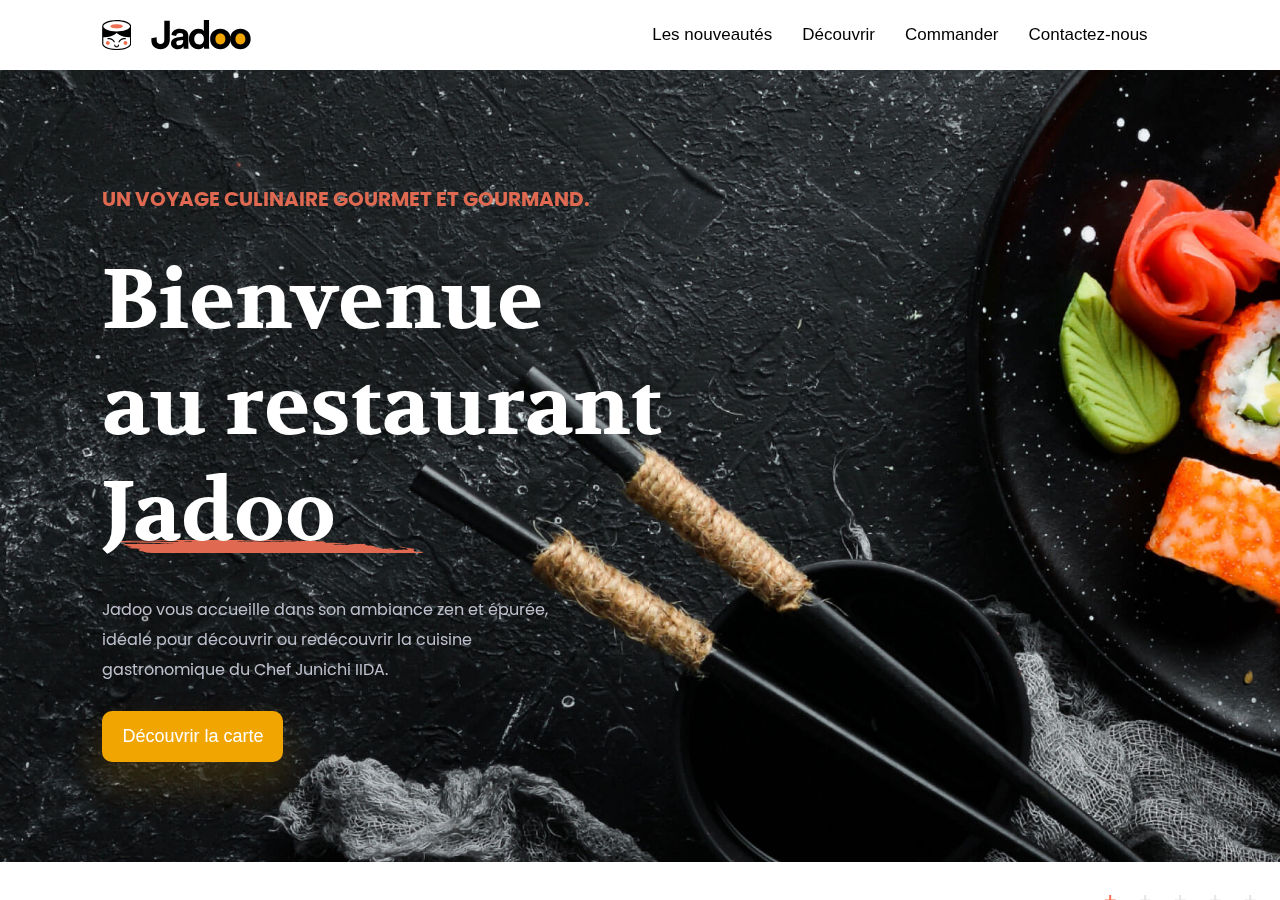
<file: pour_serveur/site-jadoo_final/index.html>
<!DOCTYPE html>
<html lang="fr">

<head>
    <link rel="stylesheet" href="./css/fonts.css">
    <link rel="stylesheet" href="./css/style.css">
    <meta charset="UTF-8">
    <meta http-equiv="X-UA-Compatible" content="IE=edge">
    <meta name="viewport" content="width=device-width, initial-scale=1.0, minimum-scale=1.0, maximum-scale=1.0, user-scalable=no">
    <title>Jadoo : un voyage culinaire gourmet et gourment</title>
    <link rel="shortcut icon" type="image/ico" href="./img/favicon.ico" />
</head>

<body>
    <main>
        <header>
            <div class="logo">
                <img title="Jadoo, un voyage culinaire gourmet et gourmand" src="./img/logo_jadoo_1.svg" alt="Logo jadoo" height="50px" /><!--
                --><img title="Jadoo, un voyage culinaire gourmet et gourmand" src="./img/logo_jadoo_2.svg" height="35px" alt="Jadoo" />
            </div>
            <nav>
                <ul>
                    <li class="menu-bouton"><a href="#">Les nouveautés</a></li>
                    <li class="menu-bouton"><a href="#">Découvrir</a></li>
                    <li class="menu-bouton"><a href="#">Commander</a></li>
                    <li class="menu-bouton"><a href="#">Contactez-nous</a></li>
                    <li class="menu-bouton burger">
                        <img title="Menu" src="./img/burger_icon.svg" alt="Icone menu" />
                    </li>
                </ul>
            </nav>
        </header>
        <section id="section-1">
            <article>
                <h3 class="texte-couleur-saumon">UN VOYAGE CULINAIRE GOURMET ET GOURMAND.</h3>
                <h1 class="souligne-texte-rose">Bienvenue<br>au restaurant<br>Jadoo</h1>
                <h5 class="texte-couleur-gris-1">Jadoo vous accueille dans son ambiance zen et épurée, idéale pour découvrir ou redécouvrir la cuisine gastronomique du Chef Junichi IIDA.</h5>
                <button class="bouton jaune">Découvrir la carte</button>

            </article>
        </section>
        <section id="section-2">
            <div class="conteneur-titres">
                <h4>Découvrez</h4>
                <h2>Les nouveautés Jadoo</h2>
            </div>
            <div id="conteneur-nouveautes" class="conteneur-elements">
                <div class="conteneur-carte conteneur-carte-ligne">
                    <article class="carte">
                        <figure>
                            <img title="Tsukuné" src="./img/plat_1.png" alt="Image Tsukuné" />
                            <figcaption>Boulettes de poulet au gingembre sauce sucrée salée "Tsukuné"</figcaption>
                        </figure>
                    </article>
                    <article class="carte">
                        <figure>
                            <img title="Udon" src="./img/plat_2.png" alt="Image Udon" />
                            <figcaption>Nouilles japonaises chaudes à base de farine de blé "Udon"</figcaption>
                        </figure>
                    </article>
                    <article class="carte">
                        <figure>
                            <img title="Tonkatsu-Teishoku" src="./img/plat_3.png" alt="Image Tonkatsu-Teishoku" />
                            <figcaption>Échine de porc panée à la japonaise "Tonkatsu-Teishoku"</figcaption>
                        </figure>
                    </article>
                </div>
            </div>
            <div id="conteneur-maki" class="conteneur-elements">
                <div class="conteneur-carte conteneur-carte-ligne">
                    <article class="carte">
                        <figure>
                            <img title="California Tobiko" src="./img/maki_1.png" alt="Image Tobiko" />
                            <figcaption>
                                <p class="texte-couleur-bleu texte-poppins-bold">California Tobiko</p>
                                <p>Saumon, thon, mayonnaise</p>
                            </figcaption>
                        </figure>
                    </article>
                    <article class="carte">
                        <figure>
                            <img title="California Rolls" src="./img/maki_2.png" alt="Image California Rolls" />
                            <figcaption>
                                <p class="texte-couleur-bleu texte-poppins-bold">California Rolls</p>
                                <p>Saumon, avocat et mayonnaise</p>
                            </figcaption>
                        </figure>
                    </article>
                    <article class="carte">
                        <figure>
                            <img title="Ebi" src="./img/maki_3.png" alt="Image Ebi" />
                            <figcaption>
                                <p class="texte-couleur-bleu texte-poppins-bold">Ebi</p>
                                <p>Crevette, avocat, menthe, coriandre</p>
                            </figcaption>
                        </figure>
                    </article>
                    <article class="carte">
                        <figure>
                            <img title="Ikura Rolls" src="./img/maki_4.png" alt="Image Ikura Rolls" />
                            <figcaption>
                                <p class="texte-couleur-bleu texte-poppins-bold">Ikura Rolls</p>
                                <p>Oeufs de saumon</p>
                            </figcaption>
                        </figure>
                    </article>
                </div>
            </div>
            <button class="bouton jaune">Découvrir la carte</button>
        </section>
        <section id="section-3">
            <div class="conteneur-video">
                <img src="./img/visu_video.jpg" alt="Image Prévisualisation vidéo" />
                <div class="video-lecture-bouton">
                    <img title="Lire la vidéo" src="./img/button_play.svg" alt="Bouton lecture" />
                </div>
            </div>
            <article>
                <h1 class="souligne-texte-rose">Un voyage<br>gastronomique entre le Japon et la France...</h1>
                <h5>Passé par des maisons étoilées en France, le cuisinier japonais s'est forgé une solide expérience dans l'Hexagone : aujourd'hui franc-comtois d'adoption, il maîtrise aujourd'hui les mélanges de cultures et de saveurs chaque jour au sein de
                    son restaurant gastronomique.</h5>
            </article>
            <div class="conteneur-illustrations conteneur-carte-ligne">
                <figure class="mobile-illustration">
                    <img src="./img/illustration_chef.jpg" alt="Image chef" />
                </figure><!--
                -->
                <figure>
                    <img src="./img/wrapper_illustration_1.jpg" alt="Image plat maki" />
                </figure><!--
                --><figure>
                    <img src="./img/wrapper_illustration_2.jpg" alt="Image salle de restauration" />
                </figure>
            </div>
        </section>
        <section id="section-4">
            <article>
                <h4>RAPIDE ET PRATIQUE</h4>
                <h2><span class="texte-couleur-saumon">Commandez</span> sur le site Jadoo</h2>
                <div class="conteneur-elements">
                    <div class="conteneur-arguments">
                        <a class="argument" href="#" target="_blank">
                            <figure>
                                <img title="UberEats" src="./img/logo_uberEats.png" alt="Logo UberEats" /><!--
                                --><figcaption>
                                    <p class="texte-couleur-sombre texte-poppins-bold">UberEats</p>
                                    <p class="texte-couleur-gris-3">Commandez tous vos plats depuis UberEats</p>
                                </figcaption>
                            </figure>
                        </a>
                        <a class="argument" href="#" target="_blank">
                            <figure>
                                <img title="Jadoo" src="./img/logo_jadoo_1.svg" alt="Logo Jadoo" /><!--
                                --><figcaption>
                                    <p class="texte-couleur-sombre texte-poppins-bold">Jadoo.fr</p>
                                    <p class="texte-couleur-gris-3">Ou commandez en ligne sur le site officiel de Jadoo</p>
                                </figcaption>
                            </figure>
                        </a>
                        <figure class="argument">
                            <img title="Livraison rapide" src="./img/logo_transport.png" alt="Logo livreur" /><!--
                            --><figcaption>
                                <p class="texte-couleur-sombre texte-poppins-bold">Livraison ultra rapide</p>
                                <p class="texte-couleur-gris-3">Soyez livré en 20 minutes maximum</p>
                            </figcaption>
                        </figure>
                    </div>
                    <button class="bouton jaune">Découvrir la carte</button>
                </div>
            </article>
        </section>
        <section id="section-5">
            <h4>PRENDRE RENDEZ-VOUS</h4>
            <h2>Contactez-nous<br>pour réserver au restaurant</h2>
            <div class="conteneur-form">
                <div class="form-gauche">
                    <h4 class="texte-couleur-noir">Formulaire de contact</h4>
                    <h5 class="texte-couleur-gris-2">Remplissez le formulaire ci-dessous<br>pour nous contacter</h5>
                    <form method="" action="">
                        <div class="formulaire-deux-champs-inline">
                            <div class="formulaire-contact-champ">
                                <label for="nom">Nom</label>
                                <input name="nom" type="text" placeholder="Nom" required>
                            </div><!--
                            --><div class="formulaire-contact-champ">
                                <label for="prenom">Prénom</label>
                                <input name="prenom" type="text" placeholder="Prénom" required>
                            </div>
                        </div>
                        <div class="formulaire-contact-champ">
                            <label for="mail">Adresse e-mail</label>
                            <input name="email" type="mail" placeholder="monAdresseMail@gmail.com" required>
                        </div>
                        <div class="formulaire-contact-champ">
                            <label for="prenom">Message</label>
                            <input name="message" type="text" placeholder="Votre message/demande de réservation" required>
                        </div>
                        <button class="bouton bleu formulaire-boutton-envoyer" value="Submit">
                            <img src="./img/bouton_formulaire_coche.svg" alt="Icon coche" />
                            <span>Envoyer</span>
                        </button>
                    </form>
                </div><!--
                --><div class="form-droite"></div>
            </div>
        </section>
        <footer>
            <div class="conteneur-elements">
                <section id="footer-logo" class="footer-part">
                    <div class="logo complet">
                        <img title="Jadoo, un voyage culinaire gourmet et gourmand" src="./img/logo_jadoo_1.svg" alt="Logo jadoo" /><!--
                        --><img title="Jadoo, un voyage culinaire gourmet et gourmand" src="./img/logo_jadoo_2.svg" alt="Jadoo" />
                    </div>
                    <p class="texte-couleur-gris-bleu">Un voyage gastronomique entre<br>le Japon et la France</p>
                </section><!--
                --><section id="footer-plan" class="footer-part">
                    <div class='plan-restaurant'>
                        <p class="texte-poppins-bold plan-title">Restaurant</p>
                        <p class="texte-couleur-gris-bleu"><a href="#">Nouveautés</a></p>
                        <p class="texte-couleur-gris-bleu"><a href="#">Découvrir</a></p>
                        <p class="texte-couleur-gris-bleu"><a href="#">Commander</a></p>
                    </div>
                    <div class='plan-contact'>
                        <p class="texte-poppins-bold plan-title">Contact</p>
                        <p class="texte-couleur-gris-bleu"><a href="#">Prendre RDV</a></p>
                    </div>
                </section><!--
                --><section id="footer-uberEats" class="footer-part">
                    <img class="logo-ubereat" title="UberEats" src="./img/logo_uberEats_2.svg" alt="Logo UberEats" />
                    <p class="texte-couleur-gris-bleu">Téléchargez UberEats</p>
                    <button class="app-download-button bouton">
                        <img src="./img/logo_google_play.svg" alt="Logo Google Play" /><!--
                        --><span>GOOGLE PLAY</span>
                    </button>
                    <button class="app-download-button bouton">
                        <img src="./img/logo_apple.svg" alt="Logo Apple" /><!--
                        --><span>APPLE STORE</span>
                    </button>
                </section>
            </div>
            <p class="copyright texte-couleur-gris-bleu">Tous droits réservés @jadoo.com</p>
        </footer>
    </main>
</body>

</html>
</file>
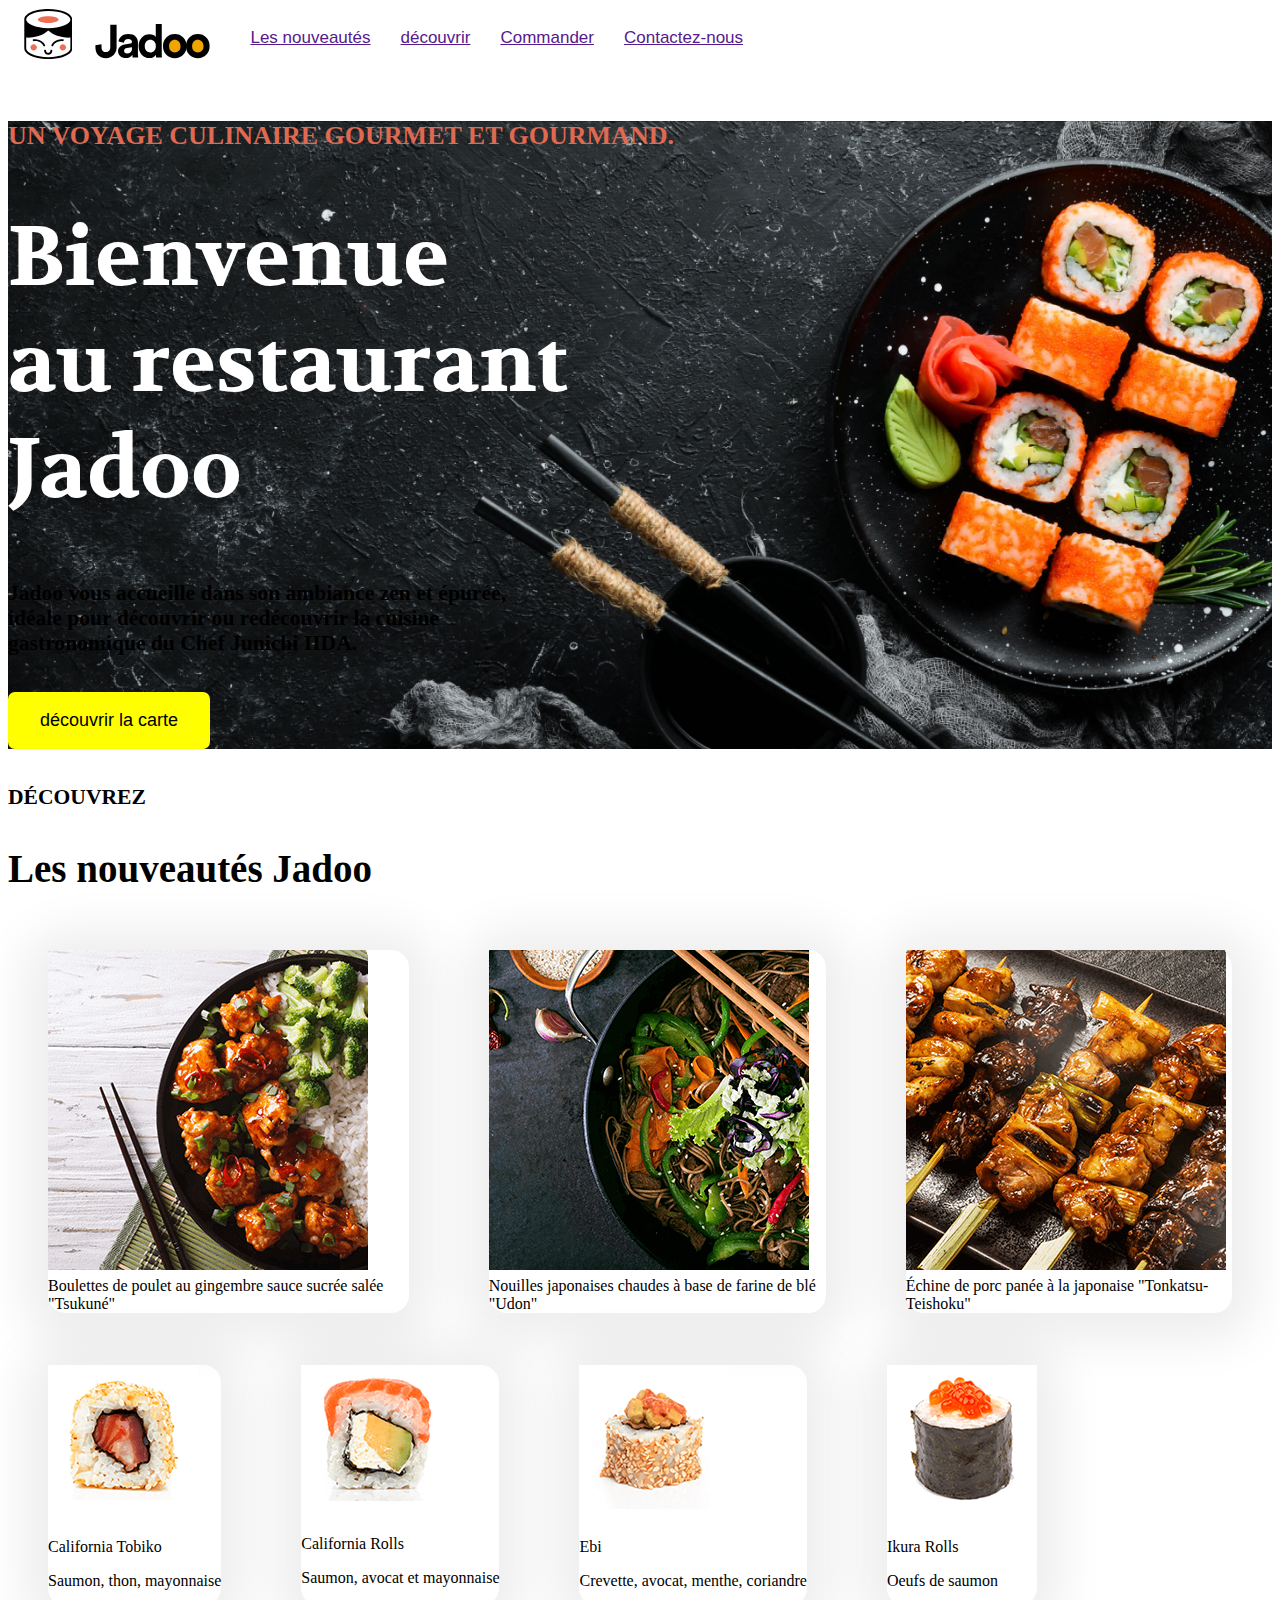
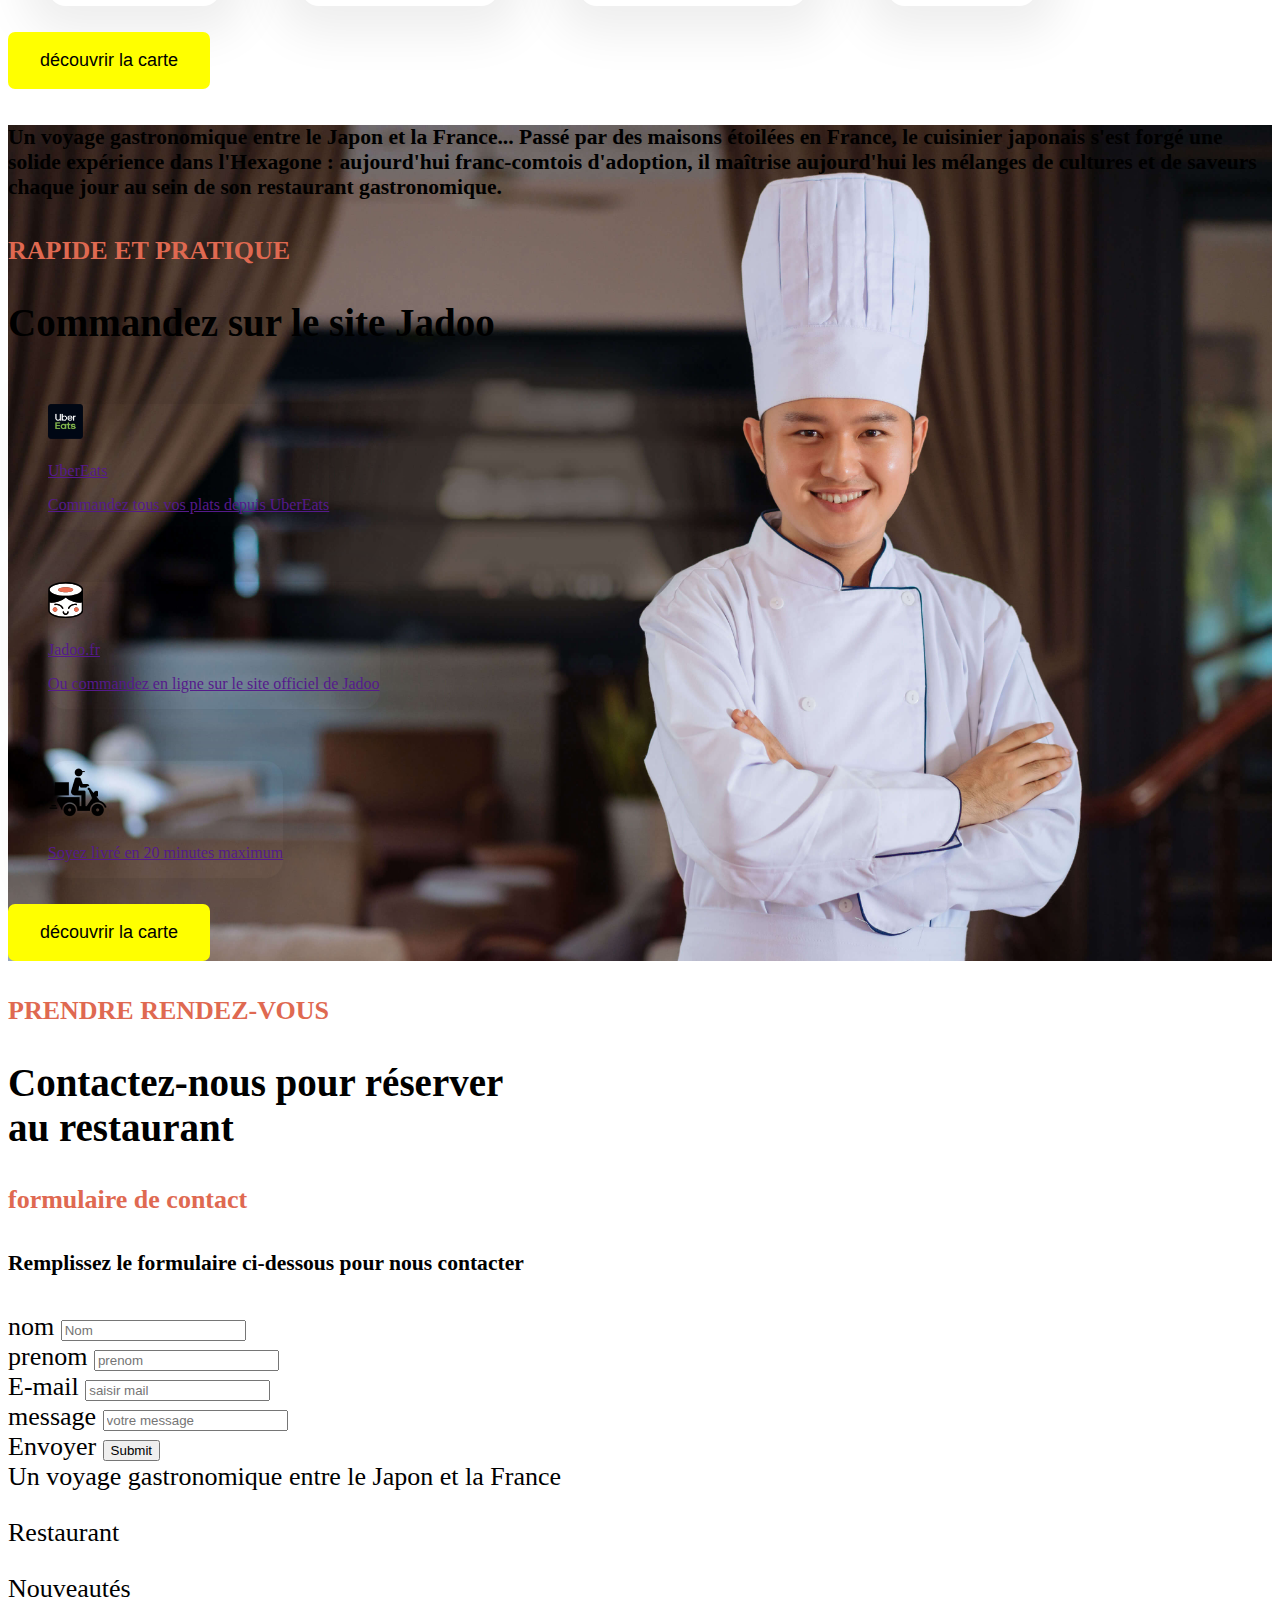
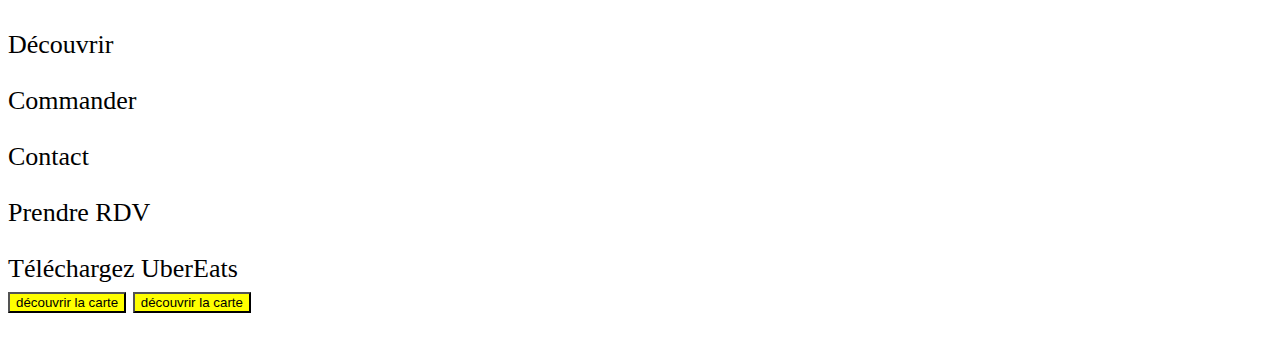
<file: pour_serveur/version0/index.html>
<!DOCTYPE html>
<html lang="fr">

<head>
    <link rel="stylesheet" href="css/fonts.css">
    <link rel="stylesheet" href="css/style.css">
    <meta charset="UTF-8">
    <meta http-equiv="X-UA-Compatible" content="IE=edge">
    <meta name="viewport" content="width=device-width, initial-scale=1.0, minimum-scale=1.0, maximum-scale=1.0, user-scalable=no">
    <title>Jadoo : un voyage culinaire gourmet et gourment</title>
    <link rel="shortcut icon" type="image/ico" href="./img/favicon.ico" />
</head>

<body>
    <main>
<header>
<div class="logo">
<img src="images/logo_jadoo_1.svg" height="50px"/>
<img src="images/logo_jadoo_2.svg"height="35px"/>
</div>
 <nav>
<ul>
  <li><a class="" href=""> Les nouveautés</a> </li>
<li><a class="" href="">découvrir</a></li>
<li><a class="" href="">Commander</a></li> 
<li><a class="" href="">Contactez-nous</a> </li>
</ul>
</nav> 
</header>
<section class="section1">
<h4>UN VOYAGE CULINAIRE GOURMET ET GOURMAND.</h4>
   <h1> Bienvenue<br>
    au restaurant<br>
    Jadoo</h1>
    <h5>Jadoo vous accueille dans son ambiance zen et épurée, <br>idéale pour découvrir ou redécouvrir la cuisine<br> gastronomique du Chef Junichi IIDA.</h5>
       <button  class="bouton_découvrir" type="button" >découvrir la carte</button>

</section>
<section>
    <p>
       <h5>DÉCOUVREZ</h5> 
<h2>Les nouveautés Jadoo</h2>
<div class="carte">

  <figure >
    <img src="images/plat_1.png"/>
<figcaption>Boulettes de poulet au gingembre sauce sucrée salée "Tsukuné"</figcaption>
</figure>
<figure>
    <img src="images/plat_2.png"/>
<figcaption>Nouilles japonaises chaudes à base de farine de blé "Udon"</figcaption>
</figure>
<figure>
    <img src="images/plat_3.png"/>
    <figcaption>Échine de porc panée à la japonaise "Tonkatsu-Teishoku"</figcaption>
</figure>

</div>
</section><div class="carte">
    <figure>
<img src="images/maki_1.png"/>
<figcaption>
<p>California Tobiko</p>
<p>Saumon, thon, mayonnaise</p>
</figcaption>
</figure>
<figure>
<figcaption>
    <img src="images/maki_2.png">
<p>California Rolls</p>
<p>Saumon, avocat et mayonnaise</p>
</figcaption>
</figure>
<figure>
    <img src="images/maki_3.png">
<figcaption>
<p>Ebi</p>
<p>Crevette, avocat, menthe, coriandre</p>
</figcaption>
</figure>
<figure>
    <img src="images/maki_4.png"/>
<figcaption>
<p>Ikura Rolls</p>
<p>Oeufs de saumon</p>
</figcaption>
</figure>
</div>
<button  class="bouton_découvrir" type="button" >découvrir la carte</button>
</section>
<section class=section2>

<h5>Un voyage gastronomique entre le Japon et la France...
Passé par des maisons étoilées en France, le cuisinier japonais s'est forgé une solide expérience dans l'Hexagone : aujourd'hui franc-comtois d'adoption, il maîtrise aujourd'hui les mélanges de cultures et de saveurs chaque jour au sein de son restaurant gastronomique.</h5
>


<h4>RAPIDE ET PRATIQUE</h4>
<h2>Commandez sur le site Jadoo</h2>

   
        
<a href="" class="transport">
<figure>
    
    <img title="UberEats" src="images/logo_uberEats.png" alt="Logo UberEats" heigth="35px"  width="35px"/>
    <figcaption>
<p class="Uberates">UberEats</p>
<p class="Uberates">Commandez tous vos plats depuis UberEats</p>

</figcaption>
</figure></a>
<a href="" class="transport"><figure>
    <img title="" src="images/logo_jadoo_1.svg" alt="" width="35px" heigth="35px"/>
    <figcaption>
<p class="Uberates">Jadoo.fr</p>
<p class="Uberates">Ou commandez en ligne sur le site officiel de Jadoo</p>
</figcaption>

</figure></a>
<a href="" class="transport"><figure>
    <img title="" src="images/logo_transport.png" alt="" />
    <figcaption>
<p class="Uberates"></p>
<p class="Uberates">Soyez livré en 20 minutes maximum</p>
</figcaption>
</figure>
</a>
<button  class="bouton_découvrir" type="button" >découvrir la carte</button>
</section>
<section>
<h4>PRENDRE RENDEZ-VOUS</h4>
<h2>Contactez-nous pour réserver <br>au restaurant</h2>
<h4>formulaire de contact</h4> 
<h5>Remplissez le formulaire ci-dessous pour nous contacter</h5>
  <form  method action="">
      <div class="nom_prénom">
          <div class="nom_">
<label for="nom">nom</label>
<input name="nom" type="text" placeholder="Nom" required>
          </div>
            <div class="prenom_">
        <label for="prenom">prenom</label>
        <input name="prenom" type="text" placeholder="prenom" required>
              </div>
    </div>
    <div class="mail_">
        <label for="mail">E-mail</label>
        <input name="mail" type="mail" placeholder="saisir mail" required>
     </div>
     <div class="mail_">
        <label for="messge">message</label>
        <input name="message" type="text" placeholder="votre message" required>
     </div>
     <div class="envoyer_">
        <label for="envoyer">Envoyer</label>
        <input name="envoyer" type="submit"  required>
     </div>

  </form>
</section>
</main>
<footer>

    Un voyage gastronomique entre le Japon et la France

<p>Restaurant</p>

<p>Nouveautés</p>

<p>Découvrir</p>

<p>Commander</p>

<p>Contact</p>

<p>Prendre RDV</p>


Téléchargez UberEats
<div class="">
<button  class="bouton_1" type="button" >découvrir la carte</button>
<button  class="bouton_2" type="button" >découvrir la carte</button>
</div>
<p></p>
</footer>
        

</body>  
</html>
</file>
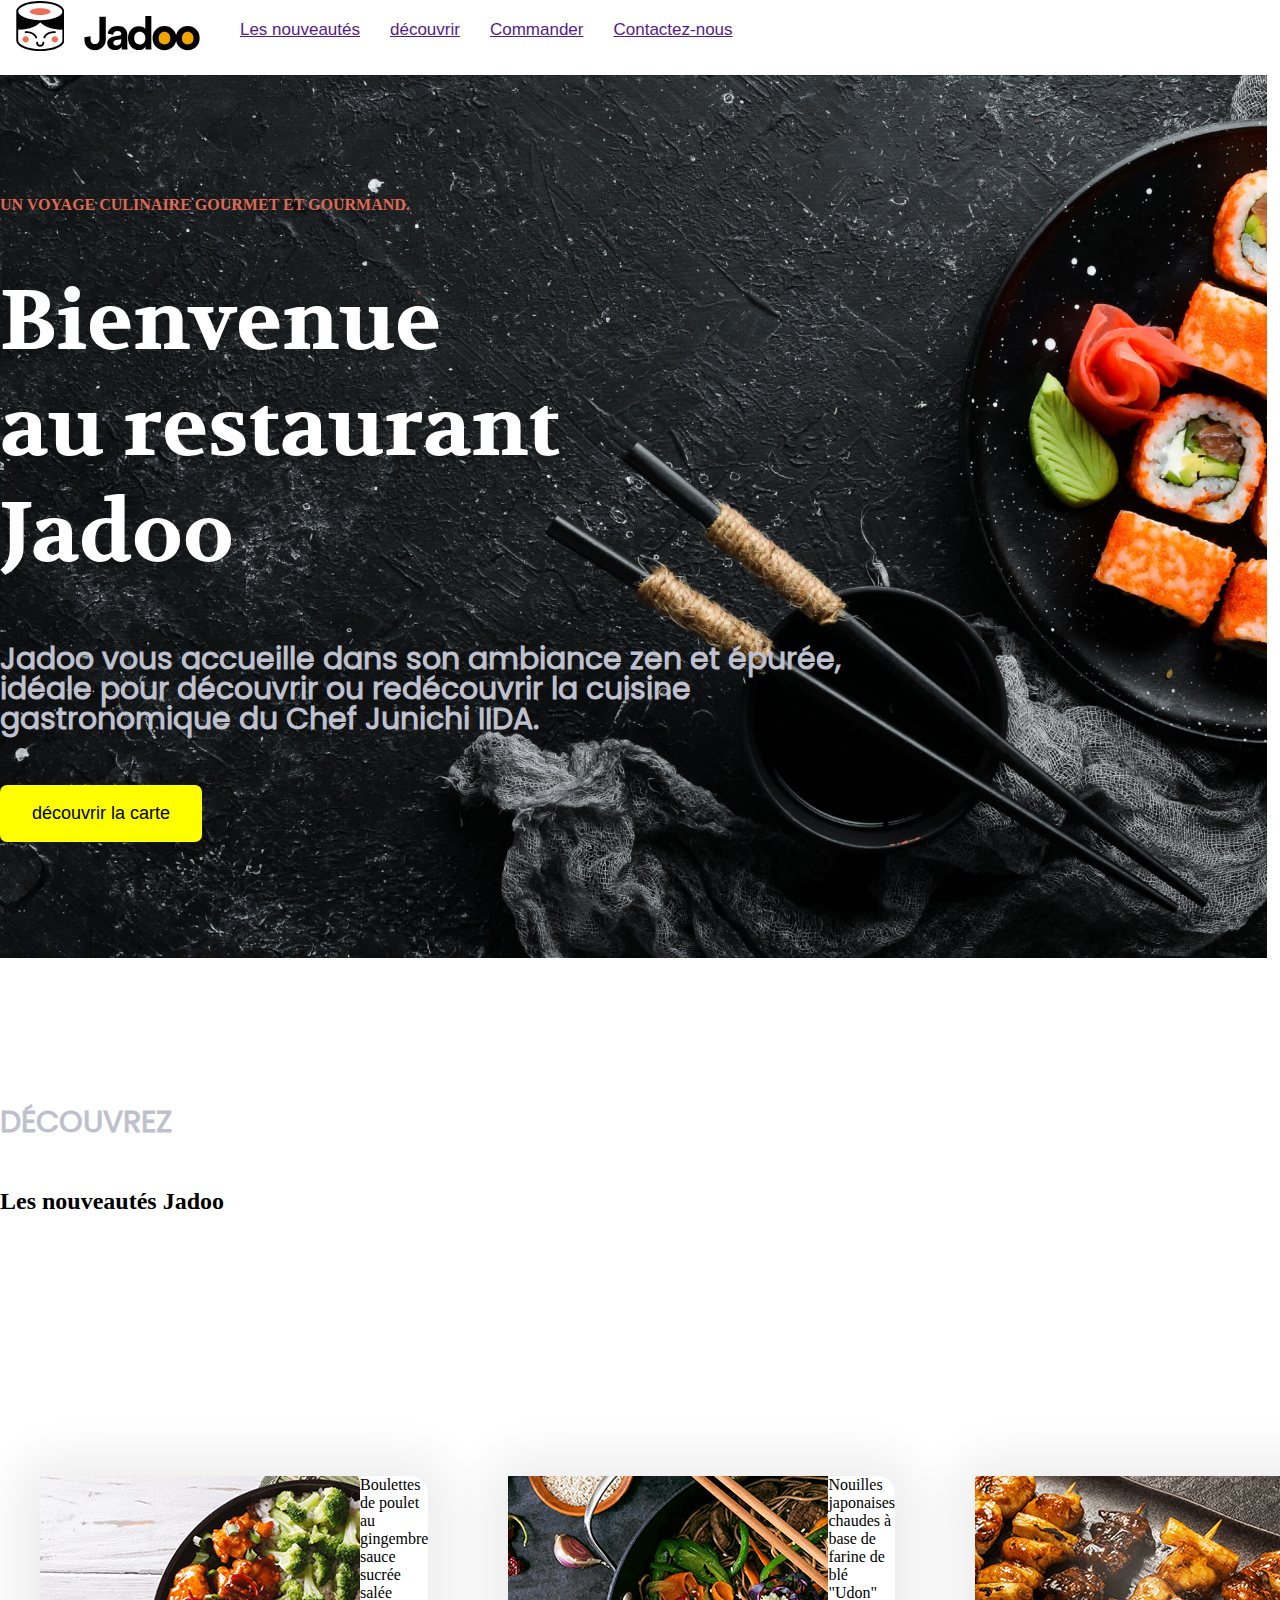
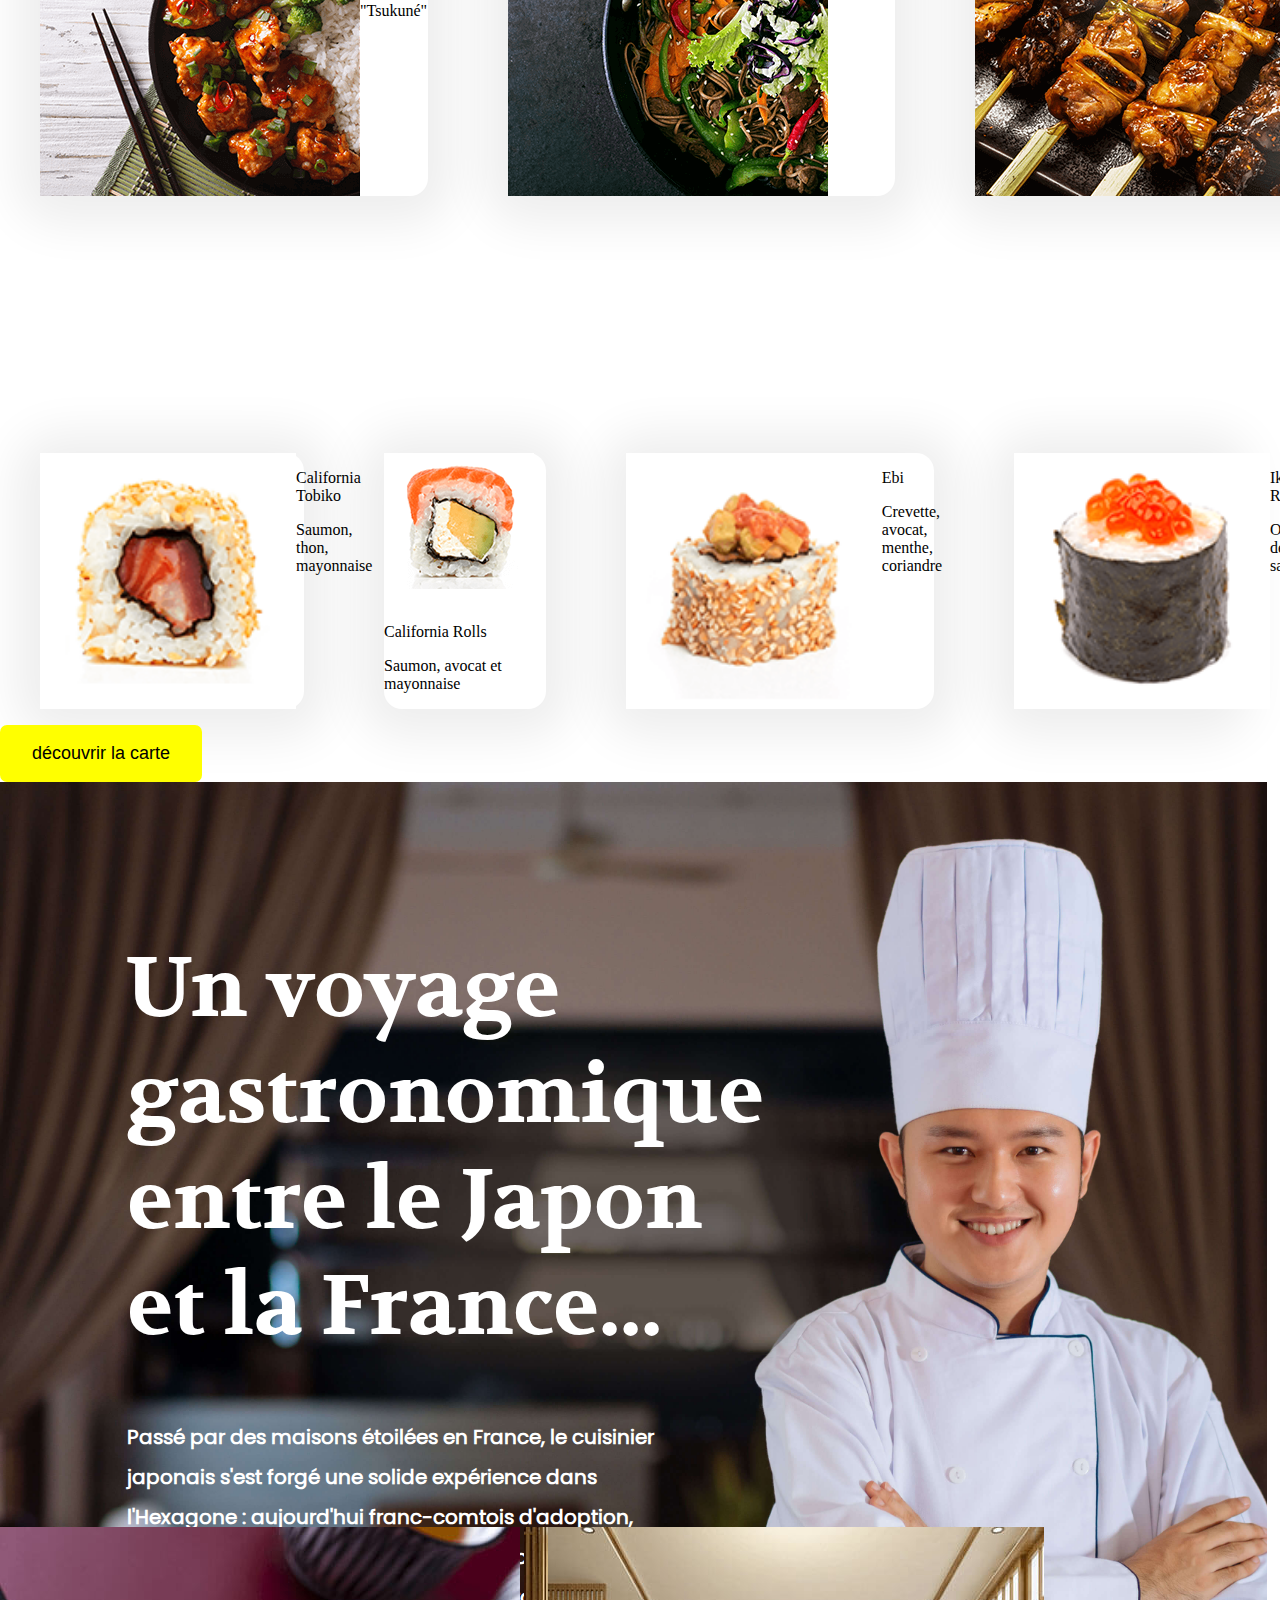
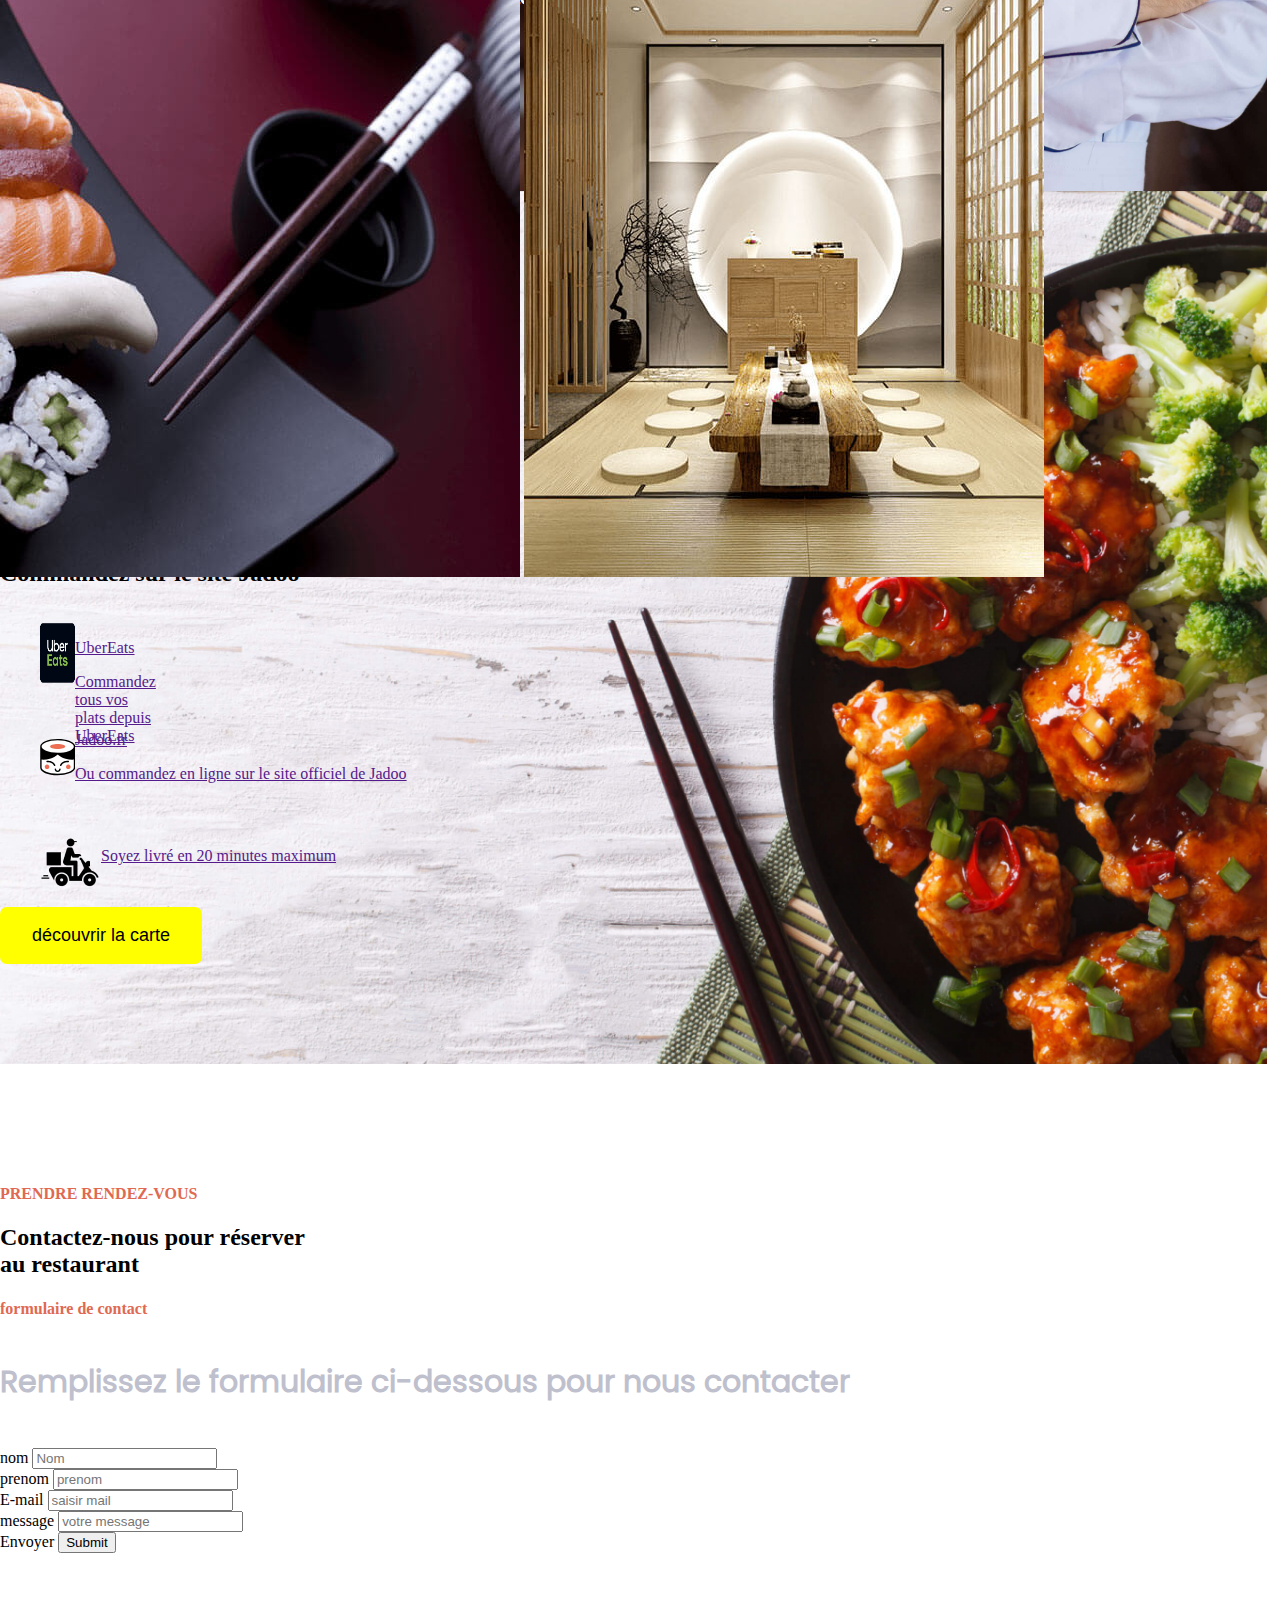
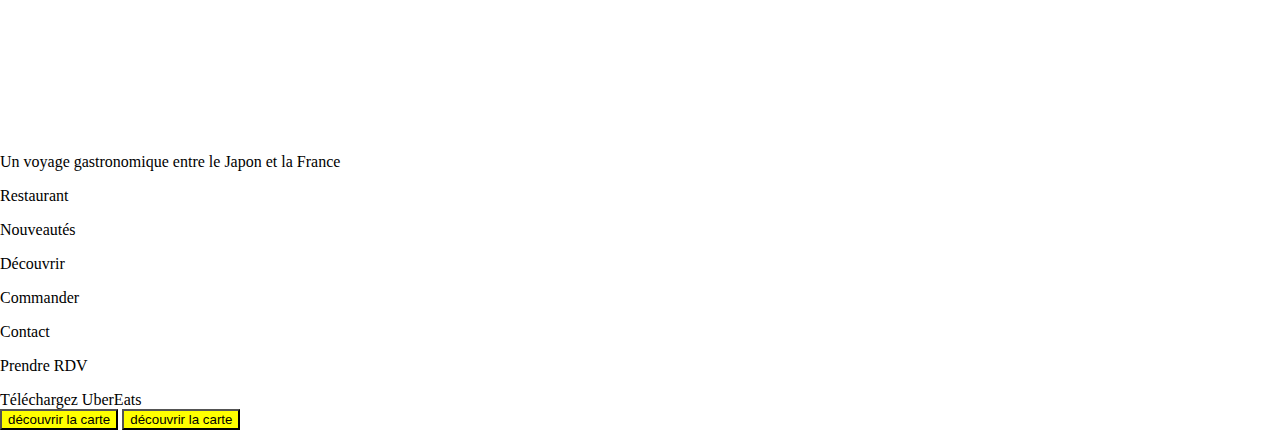
<file: pour_serveur/version1/index.html>
<!DOCTYPE html>
<html lang="fr">

<head>
    <link rel="stylesheet" href="css/fonts.css">
    <link rel="stylesheet" href="css/style.css">
    <meta charset="UTF-8">
    <meta http-equiv="X-UA-Compatible" content="IE=edge">
    <meta name="viewport" content="width=device-width, initial-scale=1.0, minimum-scale=1.0, maximum-scale=1.0, user-scalable=no">
    <title>Jadoo : un voyage culinaire gourmet et gourment</title>
    <link rel="shortcut icon" type="image/ico" href="./img/favicon.ico" />
</head>

<body>
    <main>
<header>
<div class="logo">
<img src="images/logo_jadoo_1.svg" height="50px"/>
<img src="images/logo_jadoo_2.svg"height="35px"/>
</div>
 <nav>
<ul>
  <li><a class="" href=""> Les nouveautés</a> </li>
<li><a class="" href="">découvrir</a></li>
<li><a class="" href="">Commander</a></li> 
<li><a class="" href="">Contactez-nous</a> </li>
</ul>
</nav> 
</header>
<section class="section1">
<h4>UN VOYAGE CULINAIRE GOURMET ET GOURMAND.</h4>
   <h1> Bienvenue<br>
    au restaurant<br>
    Jadoo</h1>
    <h5>Jadoo vous accueille dans son ambiance zen et épurée, <br>idéale pour découvrir ou redécouvrir la cuisine<br> gastronomique du Chef Junichi IIDA.</h5>
       <button  class="bouton_découvrir" type="button" >découvrir la carte</button>


    <p>
    </section>
    <section>
       <h5>DÉCOUVREZ</h5> 
<h2>Les nouveautés Jadoo</h2>
<div class="carte">

  <figure class="fig_menu" >
    <img src="images/plat_1.png"/>
<figcaption>Boulettes de poulet au gingembre sauce sucrée salée "Tsukuné"</figcaption>
</figure>
<figure  class="fig_menu">
    <img src="images/plat_2.png"/>
<figcaption>Nouilles japonaises chaudes à base de farine de blé "Udon"</figcaption>
</figure>
<figure class="fig_menu">
    <img src="images/plat_3.png"/>
    <figcaption>Échine de porc panée à la japonaise "Tonkatsu-Teishoku"</figcaption>
</figure>

</div>
<div class="carte">
    <figure  class="fig_menu">
<img src="images/maki_1.png"/>
<figcaption>
<p>California Tobiko</p>
<p>Saumon, thon, mayonnaise</p>
</figcaption>
</figure>
<figure  class="fig_menu">
<figcaption>
    <img src="images/maki_2.png">
<p>California Rolls</p>
<p>Saumon, avocat et mayonnaise</p>
</figcaption>
</figure>
<figure  class="fig_menu">
    <img src="images/maki_3.png">
<figcaption>
<p>Ebi</p>
<p>Crevette, avocat, menthe, coriandre</p>
</figcaption>
</figure  >
<figure class="fig_menu">
    <img src="images/maki_4.png"/>
<figcaption>
<p>Ikura Rolls</p>
<p>Oeufs de saumon</p>
</figcaption>
</figure>
</div>

<button  class="bouton_découvrir" type="button" >découvrir la carte</button>

<section  class=section2>
<article class="titre">
<h1 class="titre_japonnais">Un voyage<br> gastronomique <br>entre le Japon <br>et la France...</h1>
<h5 class= "paragraphe_sous_titre">Passé par des maisons étoilées en France, le cuisinier<br> japonais s'est forgé une solide expérience dans <br>l'Hexagone : aujourd'hui franc-comtois d'adoption, <br>il maîtrise aujourd'hui les mélanges de cultures et de<br> saveurs chaque jour au sein de son restaurant<br> gastronomique.</h5>
</article>

<div class="bloc_image">
    <img src="images/wrapper_illustration_1.jpg"/>
    <img src="images/wrapper_illustration_2.jpg"/>
</div>
</section >
<section class="section3">
<div class="commande">
    <artcile class="rapide">
<h4>RAPIDE ET PRATIQUE</h4>
<h2>Commandez sur le site Jadoo</h2>
</artcile>
   
        
<a href="" class="transport">
<figure class="conteneur_fig_commande">
    
    <img title="UberEats" src="images/logo_uberEats.png" alt="Logo UberEats" heigth="35px"  width="35px"/>
    <figcaption>
<p class="Uberates">UberEats</p>
<p class="Uberates">Commandez tous vos plats depuis UberEats</p>

</figcaption>
</figure></a>
<a href="" class="transport"><figure>
    <img title="" src="images/logo_jadoo_1.svg" alt="" width="35px" heigth="35px"/>
    <figcaption>
<p class="Uberates">Jadoo.fr</p>
<p class="Uberates">Ou commandez en ligne sur le site officiel de Jadoo</p>
</figcaption>

</figure></a>
<a href="" class="transport"><figure>
    <img title="" src="images/logo_transport.png" alt="" />
    <figcaption>
<p class="Uberates"></p>
<p class="Uberates">Soyez livré en 20 minutes maximum</p>
</figcaption>
</figure>
</a>
<button  class="bouton_découvrir" type="button" >découvrir la carte</button>
</div>
</section>
<section>
<h4>PRENDRE RENDEZ-VOUS</h4>
<h2>Contactez-nous pour réserver <br>au restaurant</h2>
<h4>formulaire de contact</h4> 
<h5>Remplissez le formulaire ci-dessous pour nous contacter</h5>
  <form  method action="">
      <div class="nom_prénom">
          <div class="nom_">
<label for="nom">nom</label>
<input name="nom" type="text" placeholder="Nom" required>
          </div>
            <div class="prenom_">
        <label for="prenom">prenom</label>
        <input name="prenom" type="text" placeholder="prenom" required>
              </div>
    </div>
    <div class="mail_">
        <label for="mail">E-mail</label>
        <input name="mail" type="mail" placeholder="saisir mail" required>
     </div>
     <div class="mail_">
        <label for="messge">message</label>
        <input name="message" type="text" placeholder="votre message" required>
     </div>
     <div class="envoyer_">
        <label for="envoyer">Envoyer</label>
        <input name="envoyer" type="submit"  required>
     </div>

  </form>
</section>
</main>
<footer>

    Un voyage gastronomique entre le Japon et la France

<p>Restaurant</p>

<p>Nouveautés</p>

<p>Découvrir</p>

<p>Commander</p>

<p>Contact</p>

<p>Prendre RDV</p>


Téléchargez UberEats
<div class="">
<button  class="bouton_1" type="button" >découvrir la carte</button>
<button  class="bouton_2" type="button" >découvrir la carte</button>
</div>
<p></p>
</footer>
        

</body>  
</html>
</file>
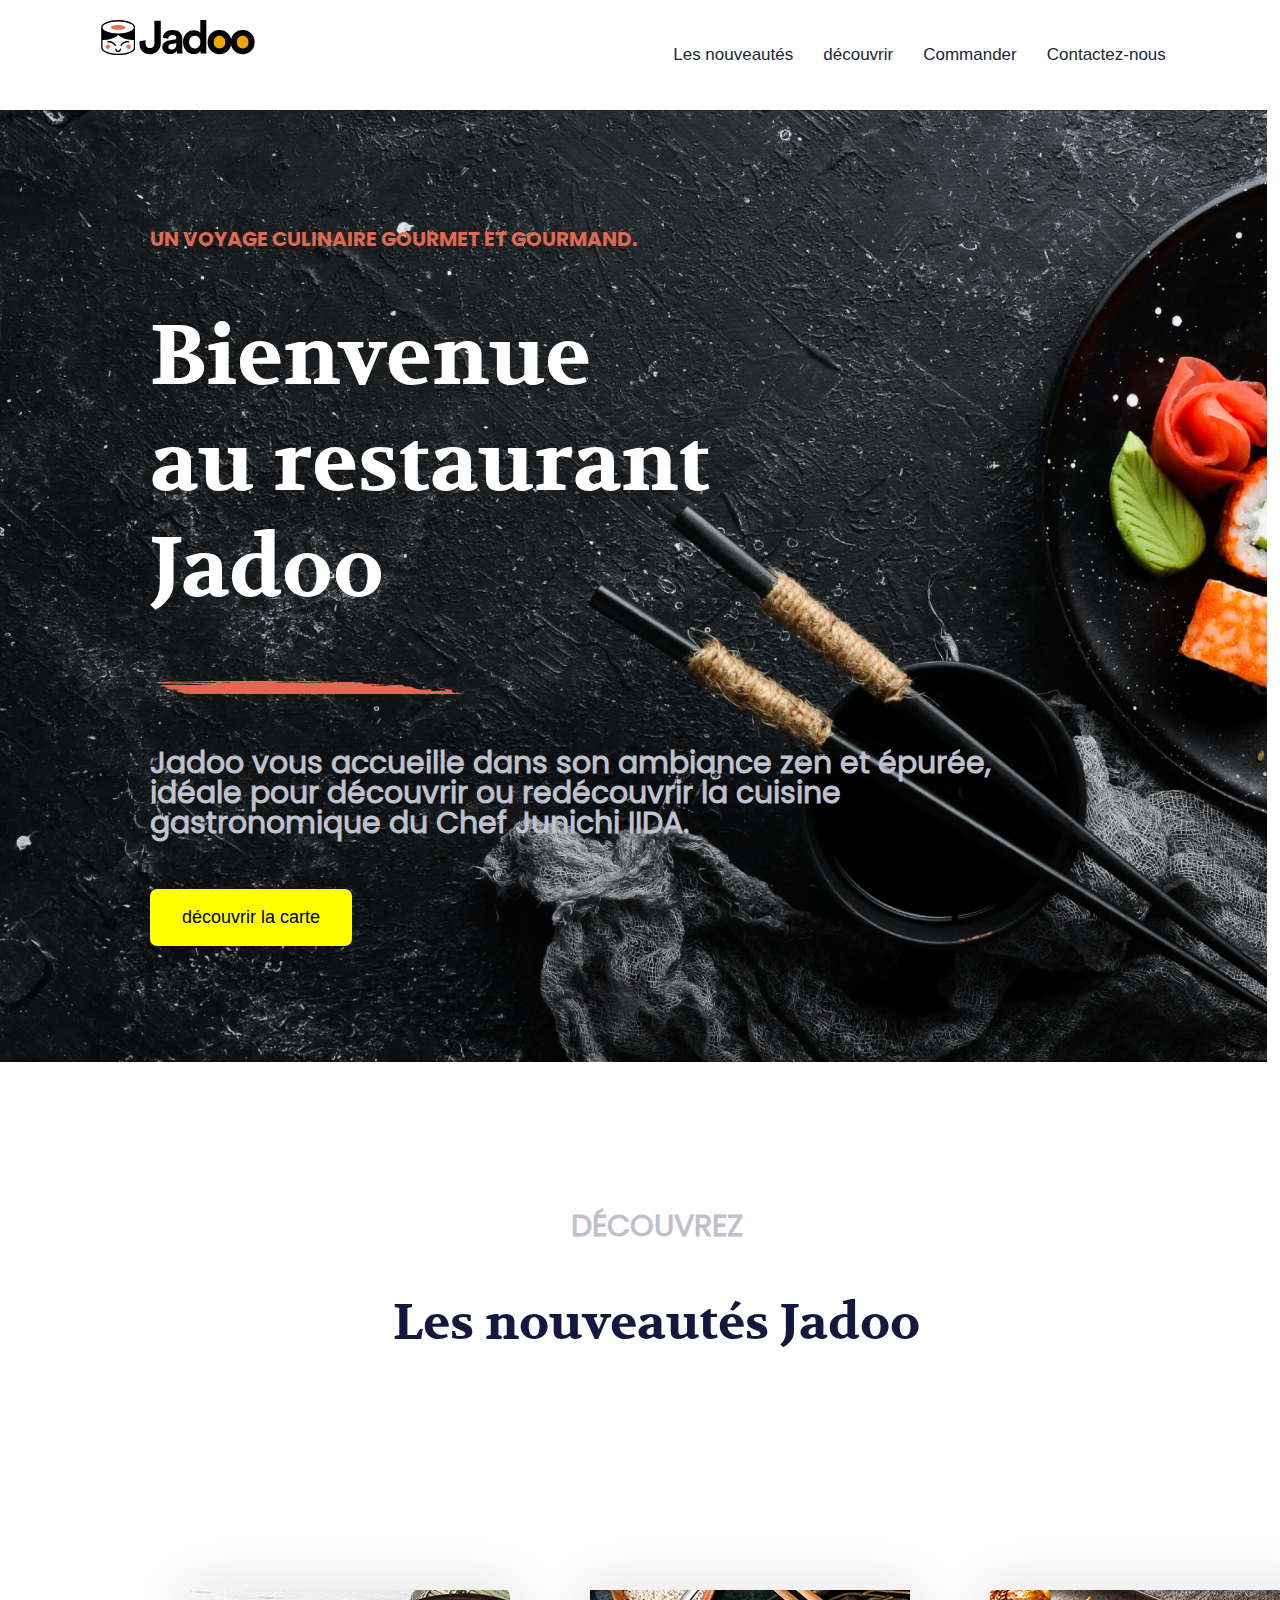
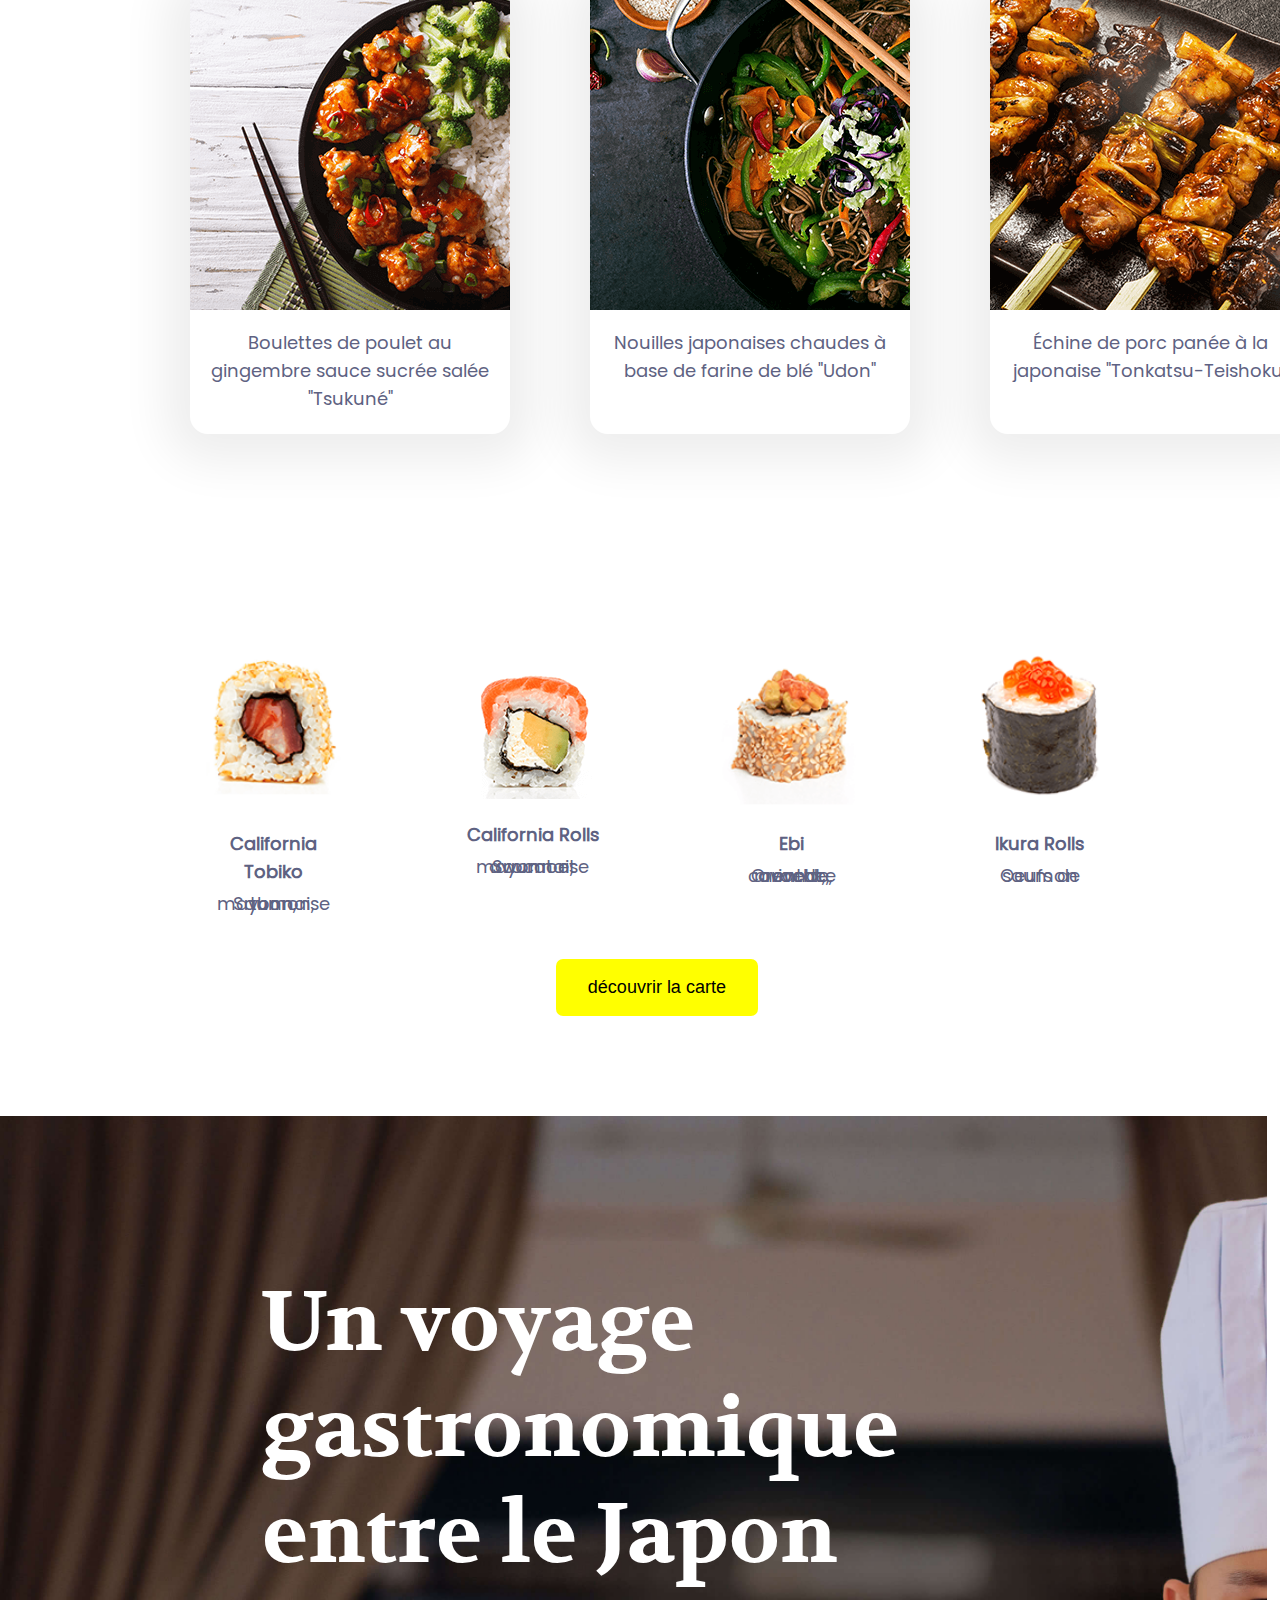
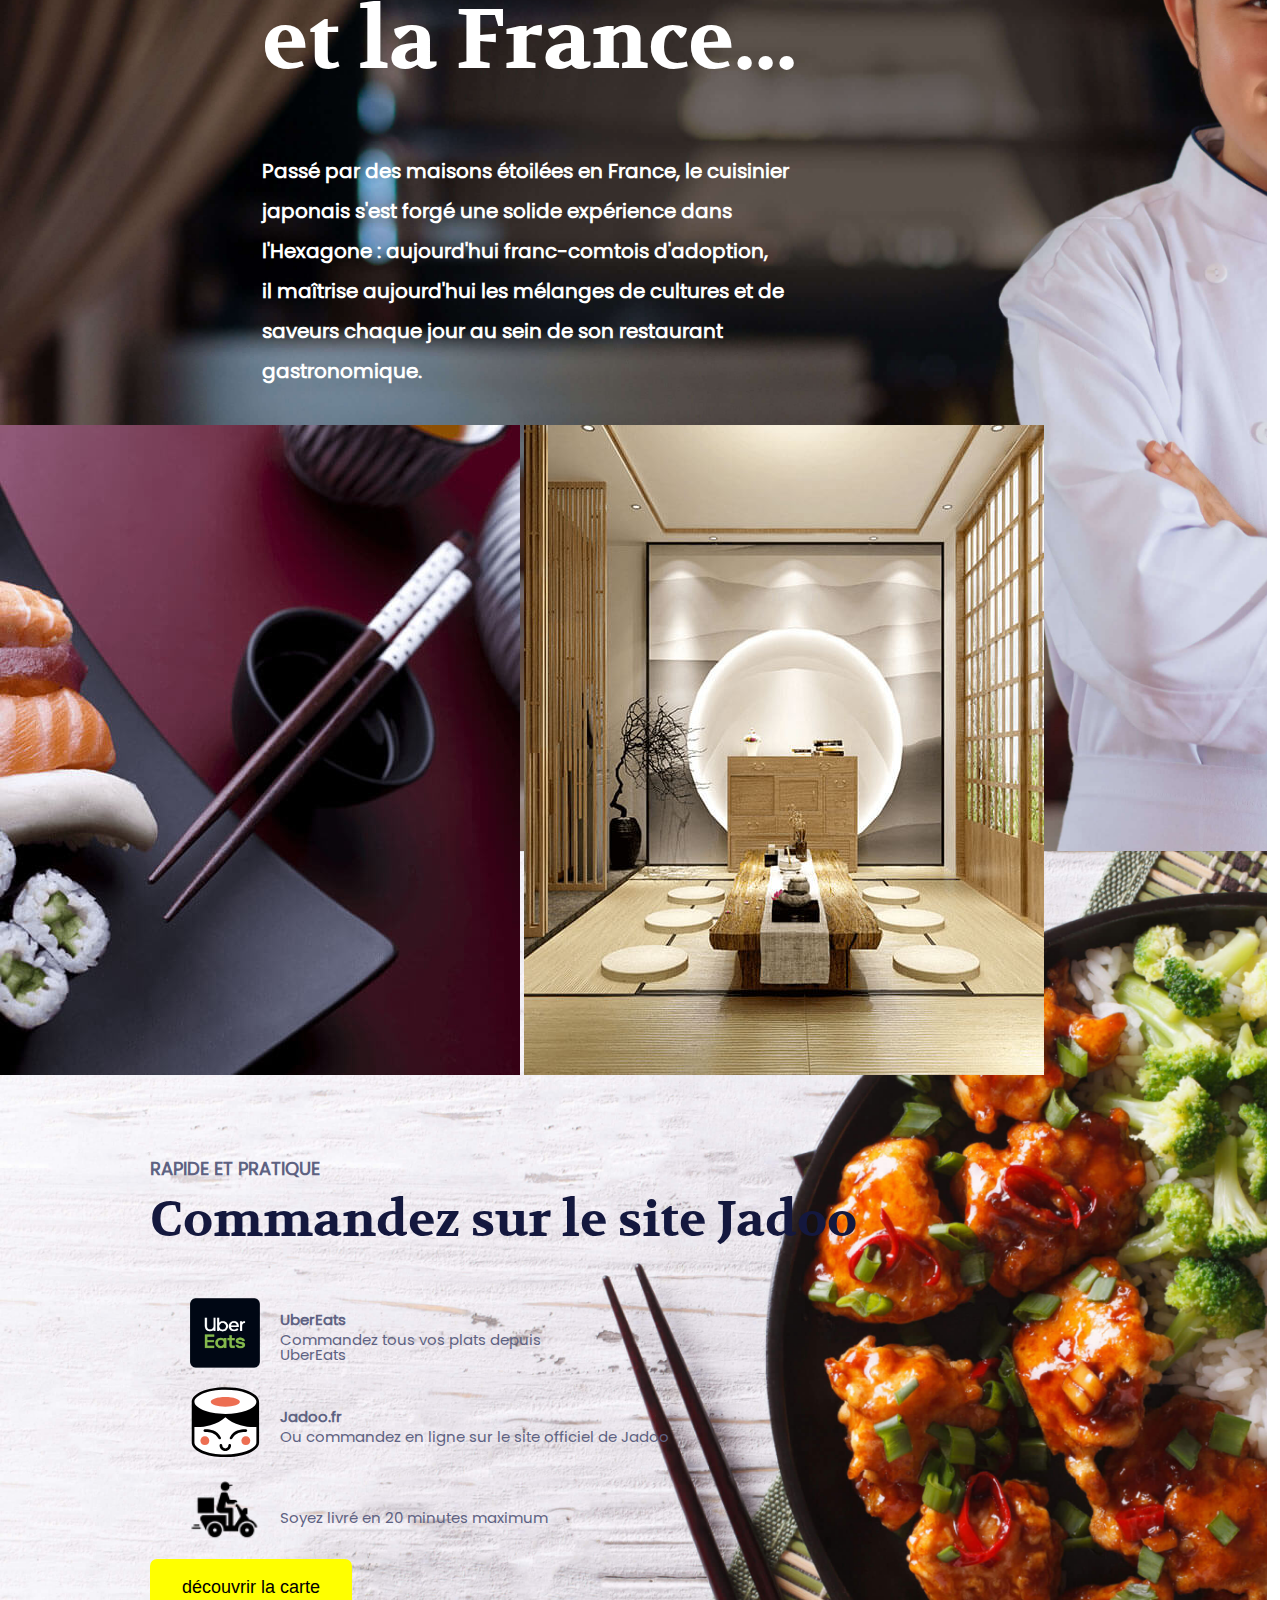
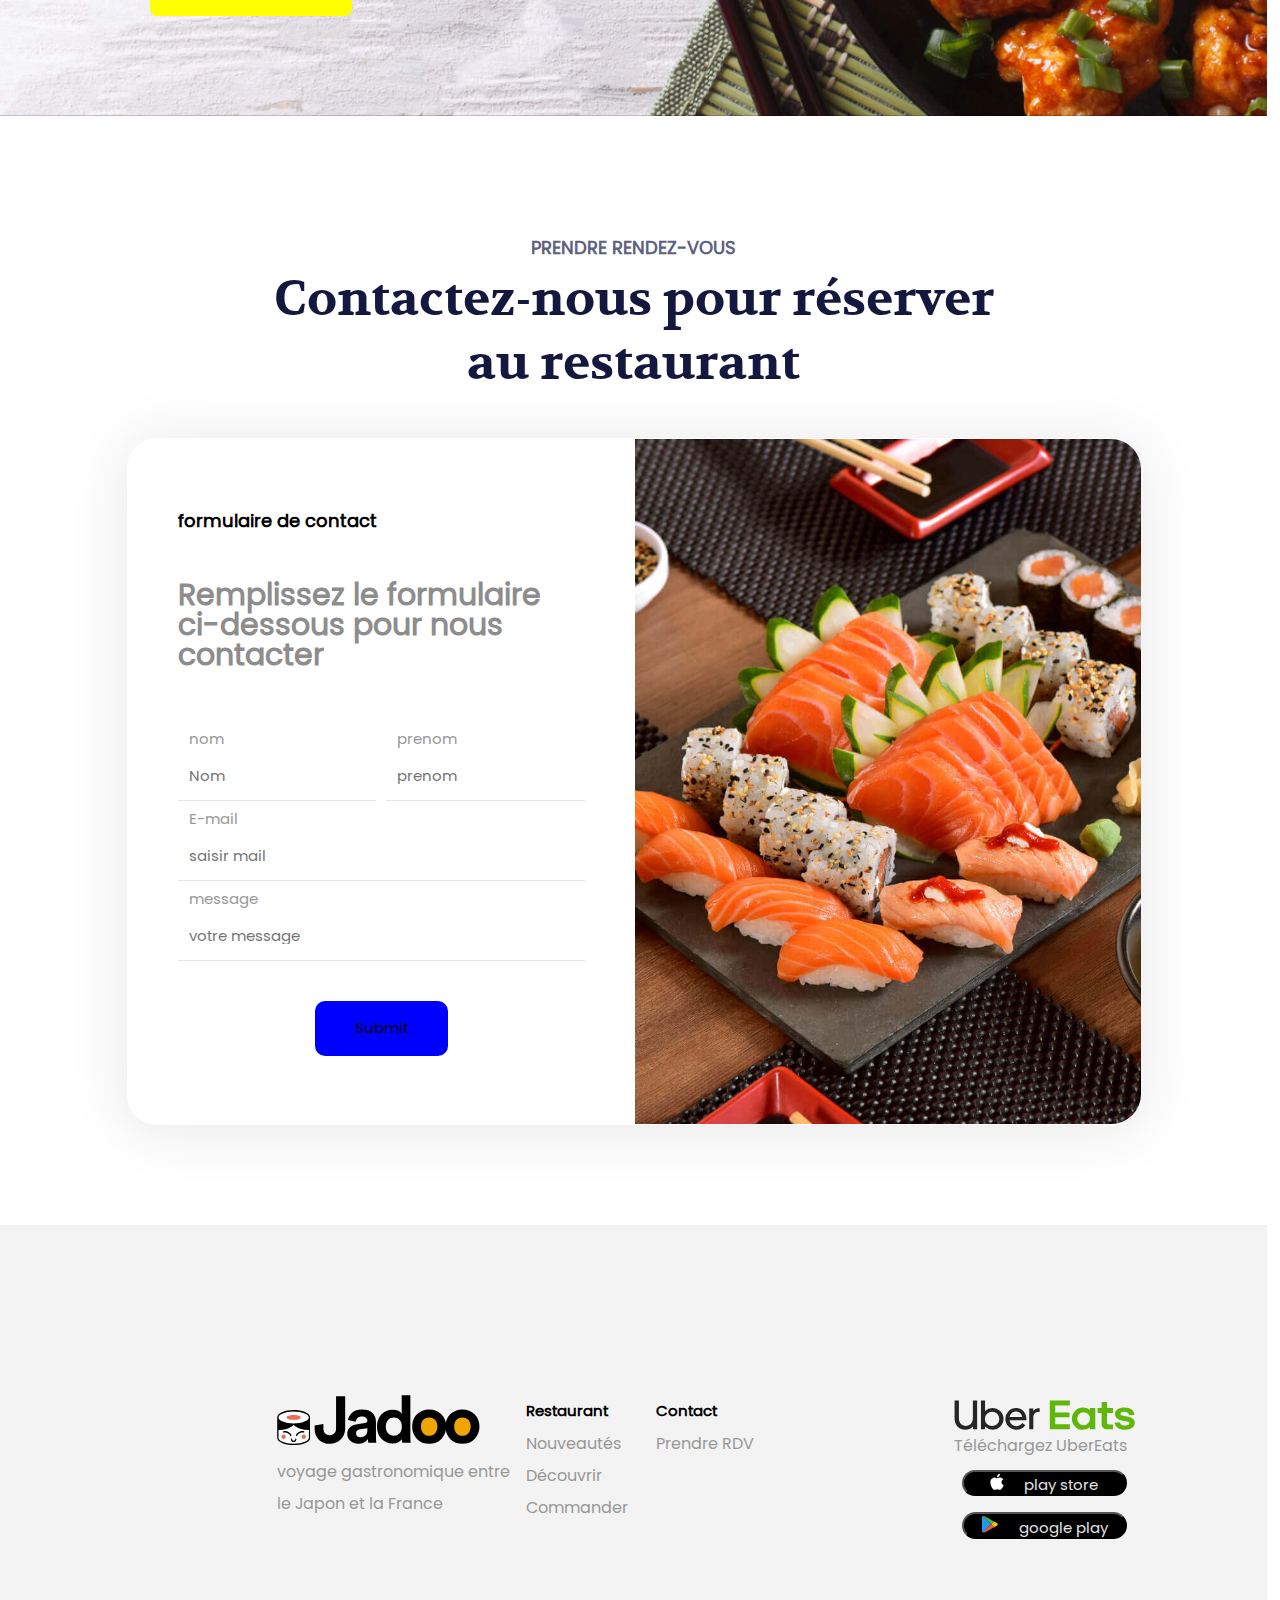
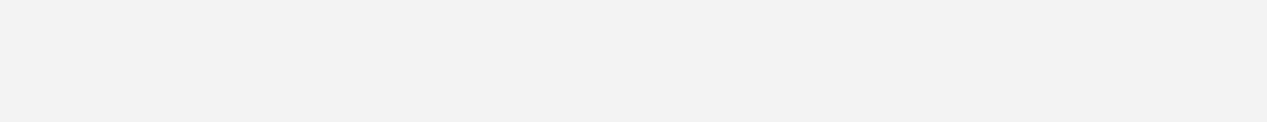
<file: pour_serveur/version2/index_jadoo.html>
<!DOCTYPE html>
<html lang="en">
<head>
    <meta charset="UTF-8">
    <link rel="stylesheet" href="css/fonts.css">
    <link rel="stylesheet" href="css/style2.css">
    <meta charset="UTF-8">
    <meta http-equiv="X-UA-Compatible" content="IE=edge">
    <meta name="viewport" content="width=device-width, initial-scale=1.0, minimum-scale=1.0, maximum-scale=1.0, user-scalable=no" >
    <title>Jadoo : un voyage culinaire gourmet et gourment</title>
    <link rel="shortcut icon" type="image/ico" href="./img/favicon.ico" />
</head>

<body>
   
<header>
<div class="logo">
<img src="images/logo_jadoo_1.svg" height="35px"/>
<img src="images/logo_jadoo_2.svg"height="35px"/>
</div>
 <nav>
<ul>
  <li><a class="" href=""> Les nouveautés</a> </li>
<li><a class="" href="">découvrir</a></li>
<li><a class="" href="">Commander</a></li> 
<li><a class="" href="">Contactez-nous</a> </li>
</ul>
</nav> 
</header>
    
    <main>

<section class="bloc_bienvenue">
    <h3>UN VOYAGE CULINAIRE GOURMET ET GOURMAND.</h3>
    <h1> Bienvenue<br>
        au restaurant<br>
        Jadoo</h1>
   <div class="texte_rose" > <br></div>

    </div>
     <h5>Jadoo vous accueille dans son ambiance zen et épurée, <br>idéale pour découvrir ou redécouvrir la cuisine<br> gastronomique du Chef Junichi IIDA.</h5>
        <button  class="bouton_découvrir" type="button" >découvrir la carte</button>
 
 
     <p>
    
    
</section>
<section class="bloc_menu">
 
<h5>DÉCOUVREZ</h5> 
 <h2>Les nouveautés Jadoo</h2>
 <div class="carte">
 <figure class="fig_menu" >
    <img src="images/plat_1.png"/>
<figcaption>Boulettes de poulet au gingembre sauce sucrée salée "Tsukuné"</figcaption>
</figure>
<figure  class="fig_menu">
    <img src="images/plat_2.png"/>
<figcaption>Nouilles japonaises chaudes à base de farine de blé "Udon"</figcaption>
</figure>
<figure class="fig_menu">
    <img src="images/plat_3.png"/>
    <figcaption>Échine de porc panée à la japonaise "Tonkatsu-Teishoku"</figcaption>
</figure>

</div>
<div class="carte">
    <figure  class="menu"> 
<img src="images/maki_1.png"/>
<figcaption>
<strong>California Tobiko</strong>
<p>Saumon, thon, mayonnaise</p>
</figcaption>
</figure>
<figure  class="menu">
<figcaption>
    <img src="images/maki_2.png"/>
<strong>California Rolls</strong>
<p>Saumon, avocat et mayonnaise</p>
</figcaption>
</figure>
<figure  class="menu">
    <img src="images/maki_3.png"/>
<figcaption>
<strong>Ebi</strong>
<p>Crevette, avocat, menthe, coriandre</p>
</figcaption>
</figure  >
<figure class="menu">
    <img src="images/maki_4.png" />
<figcaption>
<strong>Ikura Rolls</strong>
<p>Oeufs de saumon</p>
</figcaption>
</figure>
</div>

<button  class="bouton_découvrir" type="button" >découvrir la carte</button>
</section >

<section class="bloc_japonais">
    <article class="titre">
        <h1 class="titre_japonnais">Un voyage<br> gastronomique <br>entre le Japon <br>et la France...</h1>
        <h5 class= "paragraphe_sous_titre">Passé par des maisons étoilées en France, le cuisinier<br> japonais s'est forgé une solide expérience dans <br>l'Hexagone : aujourd'hui franc-comtois d'adoption, <br>il maîtrise aujourd'hui les mélanges de cultures et de<br> saveurs chaque jour au sein de son restaurant<br> gastronomique.</h5>
        </article>
        
        <div class="bloc_image">
            <img src="images/wrapper_illustration_1.jpg"/>
            <img src="images/wrapper_illustration_2.jpg"/>
        </div>       
           </section>
<section class="bloc_contacter">
    <div class="commande">
        <artcile class="rapide">
    <h4>RAPIDE ET PRATIQUE</h4>
    <h2>Commandez sur le site Jadoo</h2>
    <figure >
    <a href="" >
        
        <img title="UberEats" src="images/logo_uberEats.png" alt="Logo UberEats" height="70px"  width="70px"/>
       <span>
        <strong class="Uberates">UberEats</strong>
        <p class="Uberates">Commandez tous vos plats depuis<p>
        <p> UberEats</p>
    </span>
        </figure></a>
        <figure >
        <a href="" class="">
            <img title="" src="images/logo_jadoo_1.svg" alt="" width="70px" height="70px"/>
            <span>
        <strong class="Uberates">Jadoo.fr</strong>
        <p class="Uberates">Ou commandez en ligne sur le site officiel de Jadoo</p>
           </span>
        </figure></a>
        <figure>
        <a href="" >
            <img title="" src="images/logo_transport.png" alt=""  width="70px" height="70px"/>
            <span>
        <strong class="Uberates"></strong>
        <p class="Uberates">Soyez livré en 20 minutes maximum</p>
             </span>
        </figure></a>
        
        <button  class="bouton_découvrir" type="button" >découvrir la carte</button>
        </div>
</section>
<section class="formulaire">

     <article>

<h4>PRENDRE RENDEZ-VOUS</h4>
<h2>Contactez-nous pour réserver <br>au restaurant</h2>

</article> 
<section class="bloc_form">
<div class="bloc_droit_formulaire">
    <h4 class="texte-couleur-noir">formulaire de contact</h4> 
<h5 class="texte-couleur-gris-2">Remplissez le formulaire ci-dessous pour nous contacter</h5>
 <form  method action="">
      <div class="np">
          <div class="nom_">
<label for="nom">nom</label>
<input name="nom" type="text" placeholder="Nom" required>
          </div>
            <div class="prenom_">
        <label for="prenom">prenom</label>
        <input name="prenom" type="text" placeholder="prenom" required>
              </div>
    </div>
    <div class="mail_">
        <label for="mail">E-mail</label>
        <input name="mail" type="mail" placeholder="saisir mail" required>
     </div>
     <div class="mail_">
        <label for="messge">message</label>
        <input name="message" type="text" placeholder="votre message" required>
     </div>
     <div class="envoyer_ ">
        <label for="envoyer"></label>
        <input class="bleu" name="envoyer" type="submit"  required>
     </div>
     
  </form>
</div>
  <section class="form_image"></section> 

  </section>
  </section>


    </main>
<footer>
    <section class="bloc1_fin">
    <div class="logo">
        <img src="images/logo_jadoo_1.svg" height="35px"/>
        <img src="images/logo_jadoo_2.svg"height="50px"/>
        <br> voyage gastronomique entre<br> le Japon et la France
        </div>
    
<div class="resto">
    <strong class="couleur">Restaurant</strong>
    
    <li>Nouveautés</li>
    
    <li>Découvrir</li>
    
    <li>Commander</li>
    </div>
    <div class="RDV">
    <strong  class="couleur">Contact</strong>
    
    <li>Prendre RDV</li>
    </div>
    <div class="telechargez">
        <img src="images/logo_uberEats_2.svg"height="30px"/>
    Téléchargez UberEats
    
    <button  class="bou_1" type="button" ><img  src="images/logo_apple.svg"/><span class="c">play store</span></button>
    <button  class="bou_1" type="button" ><img src="images/logo_google_play.svg"/><span  class="c">google play</span></button>
    </div>
</section>
</footer>




</body>
</html>
</file>
<file: pour_serveur/site-jadoo_final/css/fonts.css>
/*Intégration des polices d'écritures Poppins (bold-italic-regular) et Volkhov (bold-italic-regular)*/

@font-face {
    font-family: 'poppins-bold';
    src: url('../fonts/poppins-bold.woff2') format('woff2'), url('../fonts/poppins-bold.woff') format('woff');
    font-weight: normal;
    font-style: normal;
}

@font-face {
    font-family: 'poppins-italic';
    src: url('../fonts/poppins-italic.woff2') format('woff2'), url('../fonts/poppins-italic.woff') format('woff');
    font-weight: normal;
    font-style: normal;
}

@font-face {
    font-family: 'poppins-regular';
    src: url('../fonts/poppins-regular.woff2') format('woff2'), url('../fonts/poppins-regular.woff') format('woff');
    font-weight: normal;
    font-style: normal;
}

@font-face {
    font-family: 'volkhov-bold';
    src: url('../fonts/volkhov-bold.woff2') format('woff2'), url('../fonts/volkhov-bold.woff') format('woff');
    font-weight: normal;
    font-style: normal;
}

@font-face {
    font-family: 'volkhov-italic';
    src: url('../fonts/volkhov-italic.woff2') format('woff2'), url('../fonts/volkhov-italic.woff') format('woff');
    font-weight: normal;
    font-style: normal;
}

@font-face {
    font-family: 'volkhov-regular';
    src: url('../fonts/volkhov-regular.woff2') format('woff2'), url('../fonts/volkhov-regular.woff') format('woff');
    font-weight: normal;
    font-style: normal;
}

@font-face {
    font-family: 'open-sans-regular';
    src: url('../fonts/OpenSans-Regular.woff2') format('woff2'), url('../fonts/OpenSans-Regular.woff') format('woff');
    font-weight: normal;
    font-style: normal;
}

@font-face {
    font-family: 'open-sans-bold';
    src: url('../fonts/OpenSans-Bold.woff2') format('woff2'), url('../fonts/OpenSans-Bold.woff') format('woff');
    font-weight: normal;
    font-style: normal;
}
</file>
<file: pour_serveur/site-jadoo_final/css/style.css>
/* ---------------------- */
/* Fonctionnements Global */
/* ---------------------- */

html,
body {
    width: 100%;
    margin: 0;
    font-size: 16px;
}

body * {
    box-sizing: border-box;
}

/* Mise en page */

h1 {
    font: 84px "volkhov-bold";
    color: #fff;
}

h2 {
    font: 50px "volkhov-bold";
    color: #14183e;
    margin-top: 10px;
}

h3 {
    font: 20px "poppins-bold";
    color: #fff;
}

h4 {
    font: 18px "poppins-regular";
    font-weight: 600;
    color: #5e6282;
    margin-bottom: 10px;
}

h5 {
    font: 500 16px/30px "poppins-regular";
    color: #fff;
}

.texte-couleur-saumon {
    color: #df6951;
}

.texte-couleur-gris-1 {
    color: #bfc0cd;
}

.texte-couleur-gris-2 {
    color: #8d8d8d;
}

.texte-couleur-gris-3 {
    color: #3e3f43;
}

.texte-couleur-gris-bleu {
    color: #5e6282;
}

.texte-couleur-bleu {
    color: #1e1d4c;
}

.texte-couleur-sombre {
    color: #22232c;
}

.texte-couleur-noir {
    color: #000;
}

figcaption {
    color: #5e6282;
}

button {
    color: #fff;
}

.texte-poppins-bold {
    font-family: "poppins-bold";
}

.texte-volkhov-bold {
    font-family: "volkhov-bold";
}

p,
figcaption,
tr,
th,
td,
button,
a,
label,
input {
    font-family: "poppins-regular";
    font-weight: 500;
    font-style: normal;
    text-align: left;
}

/* Remplacement des comportements d'origine */

header nav ul .menu-bouton a,
#footer-plan a,
.card figcaption a {
    text-decoration: none;
    color: inherit;
}

header nav ul .menu-bouton a:hover,
#footer-plan a:hover,
.card figcaption a:hover {
    text-decoration: underline;
}

/* ----------------------------- */
/* Fonctionnements rÃ©utilisables */
/* ----------------------------- */

/* Logo jadoo */

.logo {
    height: 100%;
    display: inline-block;
    vertical-align: middle;
    white-space: nowrap;
}

.logo img {
    max-height: 100%;
}

.logo img:first-child {
    margin-right: 20px;
}

.logo:hover img:first-child {
    animation: logo-animation 0.5s ease-in;
    margin-right: 20px;
}

@keyframes logo-animation {
    20% {
        transform: rotate(15deg);
    }

    40% {
        transform: rotate(-10deg);
    }

    60% {
        transform: rotate(5deg);
    }

    80% {
        transform: rotate(-5deg);
    }

    to {
        transform: rotate(0deg);
    }
}

/* Conteneur des Ã©lements */

.conteneur-elements {
    display: flex;
    flex-wrap: wrap;
    width: 100%;
    align-items: center;
}

/* Liste des arguments du site */

.conteneur-arguments,
.argument {
    display: block;
}

.conteneur-arguments {
    margin-bottom: 50px;
}

.conteneur-arguments a {
    text-decoration: none;
}

.conteneur-arguments figure {
    margin: 0;
}

.conteneur-arguments .argument {
    white-space: nowrap;
}

.conteneur-arguments .argument:not(:last-child) {
    margin-bottom: 40px;
}

.conteneur-arguments .argument img,
.conteneur-arguments .argument figcaption {
    display: inline-block;
    vertical-align: middle;
}

.conteneur-arguments .argument figcaption {
    margin: 0 0 0 20px;
    padding: 0 60px 0 0;
}

.conteneur-arguments .argument figcaption p {
    margin: 0;
    white-space: normal;
}

.conteneur-arguments .argument figcaption p:not(:last-child) {
    margin-bottom: 10px;
}

.conteneur-arguments .argument img {
    width: 60px;
    height: 60px;
}

/* Soulignage Ã  positionner sur un texte */

.souligne-texte-rose {
    background: url("../img/souligne_rose.svg") no-repeat;
}

/* Bouton site */

.bouton {
    font: 18px Arial, Helvetica, sans-serif;
    border-radius: 10px;
    padding: 15px 20px;
    border: none;
    cursor: pointer;
    transition: transform 0.2s;
}

.bouton > * {
    display: inline-block;
    vertical-align: middle;
}

.bouton > *:not(:last-child) {
    margin: 0 10px 0 0;
}

.bouton:hover {
    transform: scale(1.05);
    opacity: 0.9;
}

.bouton.vert {
    background-color: #0aa005;
    box-shadow: 0px 20px 35px 5px rgba(17, 59, 11, 0.15);
}

.bouton.bleu {
    background-color: #007aff;
    box-shadow: 0px 20px 35px 5px rgba(11, 54, 59, 0.15);
}

.bouton.jaune {
    background-color: #f1a501;
    box-shadow: 0px 20px 35px 5px rgba(241, 165, 1, 0.15);
}

/* Affichage des cartes */

.conteneur-carte.conteneur-carte-ligne {
    display: flex;
    justify-content: center;
    flex-wrap: wrap;
}

.carte {
    position: relative;
    vertical-align: top;
    width: 320px;
    border-radius: 24px;
    margin-left: auto;
    margin-right: auto;
    padding: 0 20px 0 20px;
}

.carte::after {
    content: "";
    position: absolute;
    width: calc(100% - 40px);
    height: 100%;
    top: 0;
    left: 20px;
    z-index: 1;
    background-color: #fff;
    border-radius: 24px;
    box-shadow: 0px 4px 32px 5px rgba(0, 0, 0, 0.05);
}

.carte img {
    max-width: 100%;
    border-top-left-radius: 24px;
    border-top-right-radius: 24px;
}

.carte figure {
    position: relative;
    z-index: 2;
    margin: 0;
    border-radius: 24px;
}

.carte figcaption {
    text-align: center;
    line-height: 28px;
    font-size: 18px;
    padding: 20px;
}

.carte figcaption p {
    font-size: 16px;
    text-align: center;
}

.carte figcaption p:first-child {
    font-family: "open-sans-regular";
    font-weight: 600;
    font-size: 20px;
}

/* Gestion des illustrations interpage */

.conteneur-illustrations {
    position: absolute;
    height: 652px;
    width: 100%;
    z-index: 1;
    left: 0;
    bottom: -326px;
    white-space: nowrap;
    overflow: hidden;
}

.conteneur-illustrations figure {
    display: inline-block;
    margin: 0;
    width: 500px;
    height: 100%;
}

.conteneur-illustrations .mobile-illustration {
    display: none;
}

.conteneur-illustrations figure img {
    width: 100%;
    height: 100%;
}

/* Formulaire */

.conteneur-form {
    display: table;
    width: 100%;
    box-shadow: 0px 4px 61px 0px rgba(0, 0, 0, 0.1);
    border-radius: 30px;
    max-width: 1020px;
    margin: auto;
}

.conteneur-form h5 {
    font-size: 14px;
    line-height: 19px;
}

.form-droite,
.form-gauche {
    display: table-cell;
    width: 50%;
    height: 100%;
    vertical-align: top;
    text-align: left;
}

.form-gauche {
    padding: 50px;
    border-top-left-radius: 30px;
    border-bottom-left-radius: 30px;
}

.form-gauche form {
    text-align: center;
}

.form-droite {
    border-top-right-radius: 30px;
    border-bottom-right-radius: 30px;
}

.formulaire-deux-champs-inline .formulaire-contact-champ {
    display: inline-block;
    width: 50%;
}

.formulaire-deux-champs-inline .formulaire-contact-champ:not(:last-child) {
    padding: 0 15px 0 0;
}

.formulaire-contact-champ {
    margin: 0 0 30px;
}

.formulaire-contact-champ label,
.formulaire-contact-champ input {
    display: block;
    font-size: 15px;
}

.formulaire-contact-champ input {
    margin: 0;
    padding: 0 0 5px;
    color: #989898;
    width: 100%;
    border: none;
    border-bottom: 1px solid #e2e4e5;
    outline: 0;
    font-size: 13px;
    transition: transform 0.2s;
}

.formulaire-contact-champ:hover input {
    transform: scale(1.02);
}

.formulaire-contact-champ input:focus {
    margin: 0 0 -5px;
    padding: 0 0 10px;
    border-bottom-color: #007aff;
    transform: scale(1);
}

.formulaire-contact-champ label {
    margin: 0 0 12px;
}

.formulaire-boutton-envoyer {
    margin: 50px 0 0;
    border-radius: 4px;
}

/* --------------- */
/* Cas spÃ©cifiques */
/* --------------- */

/* Affichage des maki */

#conteneur-maki .carte {
    width: 267px;
}

#conteneur-maki .carte:not(:hover) {
    box-shadow: none;
    background-color: transparent;
}

#conteneur-maki .carte::before {
    content: "";
    position: absolute;
    width: 100px;
    height: 100px;
    bottom: -35px;
    left: -35px;
    opacity: 0;
    background: url("../img/decoration_rose.svg") no-repeat;
    background-size: cover;
    transform: rotate(-45deg);
    transition: opacity 0.5s, transform 0.5s;
    transition-delay: 0s;
}

#conteneur-maki .carte:hover::before {
    transform: rotate(0deg);
    opacity: 1;
    transition-delay: 0.2s;
}

#conteneur-maki .carte::after {
    content: "";
    position: absolute;
    width: 100%;
    height: 100%;
    top: 0;
    left: 0;
    z-index: 1;
    opacity: 0;
    background-color: #fff;
    border-radius: 24px;
    transition: opacity 0.3s;
    transition-delay: 0.3s;
}

#conteneur-maki .carte:hover::after {
    opacity: 1;
    transition-delay: 0s;
}

/* ------- */
/* Contenu */
/* ------- */

/* CSS contenu commun */

/* UtilisÃ© pour l'effet parallax */

main {
    height: 100vh;
    perspective: 2px;
    overflow-x: hidden;
}

section {
    transition: all 0.2s ease-in-out;
    position: relative;
    padding: 100px 8% 100px 8%;
    overflow: hidden;
}

section::after {
    content: "";
    position: absolute;
    top: 0;
    right: 0;
    bottom: 0;
    left: -4px;
    /* UtilisÃ© pour l'effet parallax */
    transform: translateZ(-1px) scale(1.5);
    z-index: -1;
    transition: all 0.2s ease-in-out;
}

section article {
    max-width: 565px;
}

section article h5 {
    max-width: 460px;
}

/* CSS en-tÃªte */

header {
    display: flex;
    background-color: #fff;
    width: 100%;
    height: 70px;
    position: sticky;
    z-index: 5;
    top: 0;
    padding: 20px 0;
    transition: all 0.2s ease-in-out;
}

header nav {
    height: 100%;
    margin-right: 8%;
    transition: all 0.2s ease-in-out;
}

header nav ul {
    display: flex;
    align-items: center;
    margin: 0;
    height: 100%;
    list-style-type: none;
}

header .logo {
    margin-left: 8%;
    margin-right: auto;
    transition: all 0.2s ease-in-out;
}

header nav ul li a {
    color: #212832;
    font-family: Arial, Helvetica, sans-serif;
    font-size: 17px;
}

header nav ul li:not(:last-child) {
    margin-right: 30px;
}

header .burger {
    display: none;
}

/* CSS spÃ©cifique Ã  la section 1 */

#section-1::after {
    background: url("../img/illustration_principale.jpg") no-repeat;
    background-size: cover;
}

#section-1 .souligne-texte-rose {
    margin: 40px 0 20px;
    background-position: 10px 95%;
    transition: background-position 0.2s ease-in-out;
}

/* CSS spÃ©cifique Ã  la section 2 */

#section-2 {
    display: block;
    text-align: center;
    background: url("../img/decor_1.svg") no-repeat #ffffff;
    background-position: 98% 2%;
}

#section-2 .conteneur-titres {
    display: block;
}

#section-2 .conteneur-elements {
    justify-content: center;
}

#section-2 .conteneur-carte {
    margin: 0 0 50px;
}

#section-2 .carte {
    margin-bottom: 50px;
}

#section-2 #conteneur-nouveautes .carte:last-child::before {
    content: "";
    position: absolute;
    width: 100%;
    height: 100%;
    right: -10px;
    bottom: 0;
    background: url("../img/decoration_filet.svg") no-repeat;
    background-position: 100% 80%;
}

/* CSS spÃ©cifique Ã  la section 3 */

#section-3 {
    padding-bottom: 426px;
    overflow: visible;
}

#section-3::after {
    background: url("../img/illustration_chef.jpg") no-repeat;
    background-size: cover;
}

#section-3 .souligne-texte-rose {
    margin: 100px 0 40px;
    background-position: -5px 18%;
}

#section-3 article {
    max-width: 650px;
}

#section-3 .conteneur-video {
    display: flex;
    position: relative;
    width: 305px;
    height: 164px;
    border-radius: 15px;
}

#section-3 .video-lecture-bouton {
    position: absolute;
    display: flex;
    top: 50%;
    left: 50%;
    width: 77px;
    height: 77px;
    transform: translate(-50%, -50%);
    background: #fff;
    border-radius: 50%;
    cursor: pointer;
}

#section-3 .video-lecture-bouton img {
    margin: auto;
}

#section-3 .video-lecture-bouton:hover img {
    opacity: 0.9;
}

#section-3 .conteneur-video > img {
    max-width: 100%;
    border-radius: 15px;
}

/* CSS spÃ©cifique Ã  la section 4 */

#section-4 {
    padding-top: 426px;
}

#section-4::after {
    background: url("../img/illustration_commander.jpg") no-repeat;
    background-size: cover;
}

#section-4 article {
    max-width: 390px;
}

/* CSS spÃ©cifique Ã  la section 5 */

#section-5 {
    text-align: center;
    background-color: #ffffff;
}

#section-5 h5 {
    line-height: 20px;
}

#section-5 .form-droite {
    background: url("../img/illustration_formulaire.jpg") no-repeat;
    background-size: cover;
}

/* CSS pied de page */

footer {
    background-color: #f3f3f3;
    padding: 70px 8% 20px;
}

footer > p {
    font-size: 14px;
}

footer section {
    padding: 0;
}

footer .copyright {
    margin: 0;
    font-size: 14px;
    font-weight: 500;
    text-align: center;
}

footer .footer-part {
    display: inline-block;
    vertical-align: top;
    margin-bottom: 50px;
    margin-left: auto;
    margin-right: auto;
    padding: 0 20px 0 20px;
}

footer p {
    font-size: 18px;
    line-height: 147.5%;
}

#footer-logo .logo {
    display: block;
    height: auto;
}

#footer-logo .logo img {
    height: 50px;
}

#footer-plan div {
    display: inline-block;
    vertical-align: top;
}

#footer-plan p {
    margin: 0;
}

#footer-plan p:not(:last-child) {
    margin: 0 0 10px;
}

#footer-plan .plan-title:not(:last-child) {
    margin: 0 0 20px;
}

#footer-plan .plan-title {
    font-size: 21px;
}

#footer-plan div:not(:last-child) {
    margin: 0 50px 0 0;
}

#footer-uberEats .logo-ubereat {
    height: 30px;
}

#footer-uberEats p {
    margin: 10px 0 30px;
}

#footer-uberEats .app-download-button {
    background-color: #000;
    border: none;
    padding: 10px 15px;
    border-radius: 20px;
    font-size: 10px;
}

#footer-uberEats .app-download-button img {
    margin: 0 10px 0 0;
}

#footer-uberEats .app-download-button * {
    display: inline-block;
    vertical-align: middle;
}

/* ---------- */
/* Responsive */
/* ---------- */

/* Ordinateur */

@media (max-width: 1600px) {
    #section-3::after {
        background-position-x: 40%;
    }
}

@media (max-width: 1200px) {
    #section-3::after {
        background-position-x: 50%;
    }
}

/* Tablette */

@media (max-width: 768px) {
    #section-2 {
        background: #ffffff;
    }
}

@media (max-width: 1024px) {
    html,
    body {
        font-size: 14px;
    }

    h1 {
        font-size: 74px;
    }

    h2 {
        font-size: 40px;
    }

    header nav ul li {
        display: none;
    }

    header .logo {
        margin-left: 5%;
    }

    header nav {
        margin-right: 5%;
    }

    header .burger {
        display: inline-block;
        vertical-align: middle;
    }

    footer,
    section {
        padding-left: 5%;
        padding-right: 5%;
    }

    footer .footer-part,
    footer .footer-part * {
        text-align: center;
    }

    footer #footer-plan.footer-part * {
        text-align: left;
    }

    #section-1 .souligne-texte-rose {
        background-position: 0px 95%;
    }
}

/* Mobile */

@media (max-width: 656px) {
    h1 {
        font-size: 45px;
    }

    .conteneur-illustrations {
        position: relative;
        height: auto;
        width: 100%;
        z-index: initial;
        left: initial;
        bottom: initial;
    }

    .conteneur-illustrations .mobile-illustration,
    .conteneur-illustrations figure {
        display: flex;
        flex-wrap: wrap;
        width: 100%;
        height: 100%;
    }

    .conteneur-illustrations figure img {
        max-width: 100%;
        max-height: 100%;
    }

    .conteneur-arguments {
        text-align: left;
    }

    .conteneur-form {
        box-shadow: none;
    }

    .form-droite {
        display: none;
    }

    .form-gauche {
        width: 100%;
        padding: 0;
    }

    .form-gauche h4,
    .form-gauche h5 {
        text-align: center;
    }

    .formulaire-deux-champs-inline .formulaire-contact-champ {
        display: block;
        width: 100%;
    }

    .formulaire-deux-champs-inline .formulaire-contact-champ:not(:last-child) {
        padding: 0;
    }

    footer,
    section,
    #section-4 {
        padding-top: 8%;
        padding-bottom: 8%;
    }

    section article {
        width: 100%;
        text-align: center;
        max-width: initial;
    }

    #section-4 article,
    section article h5 {
        max-width: initial;
    }

    #section-1 .souligne-texte-rose {
        background-position: 55% 95%;
        background-size: 55%;
    }

    #section-3 {
        padding: 0;
    }

    #section-3 .souligne-texte-rose {
        background-position: 35% 18%;
    }

    #section-3 .conteneur-video {
        width: 100%;
        height: auto;
        border-radius: 0;
    }

    #section-3 .conteneur-video > img {
        flex: 1;
        max-width: 100%;
        border-radius: 0;
    }

    #section-3 .video-lecture-bouton {
        width: 20vw;
        height: 20vw;
    }

    #section-3 .video-lecture-bouton > img {
        width: 18vw;
        height: 18vw;
    }

    #section-3 article {
        display: none;
    }

    #section-3::after,
    #section-4::after {
        background: #ffffff;
    }
    #section-4 .conteneur-elements {
        justify-content: center;
    }

    #conteneur-nouveautes {
        height: 500px;
    }

    #conteneur-nouveautes .conteneur-carte {
        position: relative;
        height: 100%;
        margin: 0;
    }

    #conteneur-nouveautes .carte {
        position: absolute;
        opacity: 0;
        margin: 0;
    }

    #conteneur-nouveautes .carte::before {
        display: none;
    }

    #conteneur-nouveautes .carte:nth-child(1) {
        animation: animation-carte-1 19.5s 0s infinite;
    }

    #conteneur-nouveautes .carte:nth-child(2) {
        animation: animation-carte-2 19.5s 0s infinite;
    }

    #conteneur-nouveautes .carte:nth-child(3) {
        animation: animation-carte-3 19.5s 0s infinite;
    }

    #conteneur-maki .conteneur-carte {
        display: block;
    }

    #conteneur-maki .carte {
        display: block;
        width: auto;
        margin: 0;
        padding: 0;
    }

    #conteneur-maki .carte:not(:last-child) {
        margin-bottom: 20px;
    }

    #conteneur-maki .carte figure figcaption,
    #conteneur-maki .carte figure {
        display: flex;
        align-items: center;
    }

    #conteneur-maki .carte figure figcaption,
    #conteneur-maki .carte figure figcaption p {
        text-align: left;
    }

    #conteneur-maki .carte figure figcaption {
        flex-direction: column;
        align-items: flex-start;
        justify-content: center;
        padding-top: 0;
        padding-bottom: 0;
        padding-right: 0;
    }

    #conteneur-maki .carte figure figcaption p {
        margin: 0;
    }

    #conteneur-maki .carte figure figcaption p:first-child {
        font-size: 18px;
        margin-bottom: 10px;
    }

    #conteneur-maki .carte figure img {
        max-width: 110px;
        max-height: 110px;
    }

    #conteneur-maki .carte::before,
    #conteneur-maki .carte::after {
        display: none;
    }

    @keyframes animation-carte-1 {
        0% {
            opacity: 0;
            transform: translateX(50%);
        }

        2.25% {
            opacity: 1;
            transform: translateX(0);
        }

        33% {
            opacity: 1;
            transform: translateX(0);
        }

        35.25% {
            opacity: 0;
            transform: translateX(-50%);
        }

        100% {
            opacity: 0;
            transform: translateX(-50%);
        }
    }

    @keyframes animation-carte-2 {
        0% {
            opacity: 0;
            transform: translateX(50%);
        }

        35.25% {
            opacity: 0;
            transform: translateX(50%);
        }

        37.5% {
            opacity: 1;
            transform: translateX(0);
        }

        66% {
            opacity: 1;
            transform: translateX(0);
        }

        68.25% {
            opacity: 0;
            transform: translateX(-50%);
        }

        100% {
            opacity: 0;
            transform: translateX(-50%);
        }
    }

    @keyframes animation-carte-3 {
        0% {
            opacity: 0;
            transform: translateX(50%);
        }

        68.25% {
            opacity: 0;
            transform: translateX(50%);
        }

        70.5% {
            opacity: 1;
            transform: translateX(0);
        }

        97.75% {
            opacity: 1;
            transform: translateX(0);
        }

        100% {
            opacity: 0;
            transform: translateX(-50%);
        }
    }
}
</file>
<file: pour_serveur/version0/css/fonts.css>
/*IntÃ©gration des polices d'Ã©critures Poppins (bold-italic-regular) et Volkhov (bold-italic-regular)*/

@font-face {
    font-family: 'poppins-bold';
    src: url('../fonts/poppins-bold.woff2') format('woff2'), url('../fonts/poppins-bold.woff') format('woff');
    font-weight: normal;
    font-style: normal;
}

@font-face {
    font-family: 'poppins-italic';
    src: url('../fonts/poppins-italic.woff2') format('woff2'), url('../fonts/poppins-italic.woff') format('woff');
    font-weight: normal;
    font-style: normal;
}

@font-face {
    font-family: 'poppins-regular';
    src: url('../fonts/poppins-regular.woff2') format('woff2'), url('../fonts/poppins-regular.woff') format('woff');
    font-weight: normal;
    font-style: normal;
}

@font-face {
    font-family: 'volkhov-bold';
    src: url('../fonts/volkhov-bold.woff2') format('woff2'), url('../fonts/volkhov-bold.woff') format('woff');
    font-weight: normal;
    font-style: normal;
}

@font-face {
    font-family: 'volkhov-italic';
    src: url('../fonts/volkhov-italic.woff2') format('woff2'), url('../fonts/volkhov-italic.woff') format('woff');
    font-weight: normal;
    font-style: normal;
}

@font-face {
    font-family: 'volkhov-regular';
    src: url('../fonts/volkhov-regular.woff2') format('woff2'), url('../fonts/volkhov-regular.woff') format('woff');
    font-weight: normal;
    font-style: normal;
}
</file>
<file: pour_serveur/version0/css/style.css>
body{
    
    font-size: 26px;
    /* font family: */


}


header {
display: flex;
    background-color: #fff;
    width: 100%;
    /* height: 70px; */
    position: sticky;
    z-index: 5;
    top: 0;
    padding: 20px 0;
    transition: all 0.2s ease-in-out;
}
.logo{
    margin-top: -19px;
    height: 100%;
    display: inline-block;
    vertical-align: middle;
    white-space: nowrap
}
.logo img {
    
    max-height: 100%;
    margin-left:16px;
} 
header nav {
    height: 100%;
    margin-right: 8%;
    transition: all 0.2s ease-in-out;
}
header nav ul li:not(:last-child) {
    margin-right: 30px;
}

header nav ul {
    display: flex;
    align-items: center;
    margin: 0;
    height: 100%;
    list-style-type: none;
    font-family: arial,Helvetica, sans-serif;
    font-size: 17px;
}
h1{
    font: 84px "volkhov-bold";
    color:white;

}

h4{
    font-family: 20px "poppins-bold";
    color: #df6951;
}
    .carte{
display: flex;
    }
.new_carte{
    display:inline-block;
color: #df6951;
}
.menu{
    border: 5px solid;
    
  
    border-radius: 10px;
    box-shadow: 5% ;
}
figure{
    
  
    border-radius: 18px;
    box-shadow: 0px 4px 47px 24px rgb(0 0 0 / 7%);
}
figcaption{

    font-size:16px
}
.transport{
    display:flex;
}
/* h5{

    font-family: "poppins-regular";
    font-size: 30px;
    color: #bfc0cd;
} */
/* .boutton{
    width: 16%;
height: 58%;
} */
button{
    background: yellow;
   
}
.bouton_découvrir{
    font: 18px Arial, Helvetica, sans-serif;
    border-radius: 7px;
    padding: 18px 32px;
    border: none;

}
.section1{

    background: url("../images/illustration_principale.jpg") no-repeat;
    background-size: cover;
}
.section2{
    background: url("../images/illustration_chef.jpg") no-repeat;
    background-size: cover;
}


li{
   align-content: space-between;
}
</file>
<file: pour_serveur/version1/css/fonts.css>
/*IntÃ©gration des polices d'Ã©critures Poppins (bold-italic-regular) et Volkhov (bold-italic-regular)*/

@font-face {
    font-family: 'poppins-bold';
    src: url('../fonts/poppins-bold.woff2') format('woff2'), url('../fonts/poppins-bold.woff') format('woff');
    font-weight: normal;
    font-style: normal;
}

@font-face {
    font-family: 'poppins-italic';
    src: url('../fonts/poppins-italic.woff2') format('woff2'), url('../fonts/poppins-italic.woff') format('woff');
    font-weight: normal;
    font-style: normal;
}

@font-face {
    font-family: 'poppins-regular';
    src: url('../fonts/poppins-regular.woff2') format('woff2'), url('../fonts/poppins-regular.woff') format('woff');
    font-weight: normal;
    font-style: normal;
}

@font-face {
    font-family: 'volkhov-bold';
    src: url('../fonts/volkhov-bold.woff2') format('woff2'), url('../fonts/volkhov-bold.woff') format('woff');
    font-weight: normal;
    font-style: normal;
}

@font-face {
    font-family: 'volkhov-italic';
    src: url('../fonts/volkhov-italic.woff2') format('woff2'), url('../fonts/volkhov-italic.woff') format('woff');
    font-weight: normal;
    font-style: normal;
}

@font-face {
    font-family: 'volkhov-regular';
    src: url('../fonts/volkhov-regular.woff2') format('woff2'), url('../fonts/volkhov-regular.woff') format('woff');
    font-weight: normal;
    font-style: normal;
}
</file>
<file: pour_serveur/version1/css/style.css>
body{
    width:99vw;
    height:100vh;
    margin:0;
    padding:0;
    box-sizing: border-box;
    /* font family: */


}
section {
    position: relative;
    padding: 100px 0 100px 0;
}

header {
display: flex;
    background-color: #fff;
    width: 100%;
    /* height: 70px; */
    position: sticky;
    z-index: 5;
    top: 0;
    padding: 20px 0;
    transition: all 0.2s ease-in-out;
}
.logo{
    margin-top: -19px;
    height: 100%;
    display: inline-block;
    vertical-align: middle;
    white-space: nowrap
}
.logo img {
    
    max-height: 100%;
    margin-left:16px;
} 
header nav {
    height: 100%;
    margin-right: 8%;
    transition: all 0.2s ease-in-out;
}
header nav ul li:not(:last-child) {
    margin-right: 30px;
}

header nav ul {
    display: flex;
    align-items: center;
    margin: 0;
    height: 100%;
    list-style-type: none;
    font-family: arial,Helvetica, sans-serif;
    font-size: 17px;
}
h1{
    font: 84px "volkhov-bold";
    color:white;

}
.titre_japonnais{
    font: 84px "volkhov-bold";
    color:white;
    padding-top: -8%;
    padding-left: 10%;
    
}
.paragraphe_sous_titre{
    font-family: "poppins-regular";
    font-size: 20px;
    color: white;
    line-height: 2em;;
    padding-left: 10%;
   

    
}
.rapide{
    position: relative ;
    padding-left: 10%;
}
.commande{
    margin-top:15%;
display: block;
   
}
.bloc_image{
    position: absolute;
    height: 652px;
    width: 100%;
    z-index: 1;
    left: 0;
    margin-top: -13%;
   
    white-space: nowrap;
    overflow: hidden;
}
h4{
    font-family: 20px "poppins-bold";
    color: #df6951;
}
    .carte{
display: flex;
    }
.new_carte{
    display:inline-block;
color: #df6951;
}
.menu{
    border: 5px solid;
    
  
    border-radius: 10px;
    box-shadow: 5% ;
}
.fig_menu{
    
    margin-top: 19%;
    border-radius: 18px;
    box-shadow: 0px 4px 47px 24px rgb(0 0 0 / 7%);
}
figure {
    display: flex;
}
    
.conteneur_fig_commande {
    width: 60px;
    height: 60px;
}    
   
figcaption{

    font-size:16px
}
.transport{
    display:flex;
}
h5{

    font-family: "poppins-regular";
    font-size: 30px;
    color: #bfc0cd;
} .boutton{
    width: 16%;
height: 58%;
} 
button{
    background: yellow;
   
}
.bouton_découvrir{
    font: 18px Arial, Helvetica, sans-serif;
    border-radius: 7px;
    padding: 18px 32px;
    border: none;

}
.section1{

    background: url("../images/illustration_principale.jpg") no-repeat;
    background-size: cover;
    
}
.section2{
    background: url("../images/illustration_chef.jpg") no-repeat;
    background-size:cover;
  
 
}
.section3{
    background: url("../images/illustration_commander.jpg") no-repeat;
    background-size:cover;
}


li{
   align-content: space-between;
}
</file>
<file: pour_serveur/version2/css/fonts.css>
/*IntÃ©gration des polices d'Ã©critures Poppins (bold-italic-regular) et Volkhov (bold-italic-regular)*/

@font-face {
    font-family: 'poppins-bold';
    src: url('../fonts/poppins-bold.woff2') format('woff2'), url('../fonts/poppins-bold.woff') format('woff');
    font-weight: normal;
    font-style: normal;
}

@font-face {
    font-family: 'poppins-italic';
    src: url('../fonts/poppins-italic.woff2') format('woff2'), url('../fonts/poppins-italic.woff') format('woff');
    font-weight: normal;
    font-style: normal;
}

@font-face {
    font-family: 'poppins-regular';
    src: url('../fonts/poppins-regular.woff2') format('woff2'), url('../fonts/poppins-regular.woff') format('woff');
    font-weight: normal;
    font-style: normal;
}

@font-face {
    font-family: 'volkhov-bold';
    src: url('../fonts/volkhov-bold.woff2') format('woff2'), url('../fonts/volkhov-bold.woff') format('woff');
    font-weight: normal;
    font-style: normal;
}

@font-face {
    font-family: 'volkhov-italic';
    src: url('../fonts/volkhov-italic.woff2') format('woff2'), url('../fonts/volkhov-italic.woff') format('woff');
    font-weight: normal;
    font-style: normal;
}

@font-face {
    font-family: 'volkhov-regular';
    src: url('../fonts/volkhov-regular.woff2') format('woff2'), url('../fonts/volkhov-regular.woff') format('woff');
    font-weight: normal;
    font-style: normal;
}
</file>
<file: pour_serveur/version2/css/style2.css>
body{
    width:99vw;
    height:100vh;
    margin:0;
    padding:0;
    box-sizing: border-box;
    /* font family: */
}
h2{
    font: 50px "volkhov-bold";
    color: #14183e;
    margin-top: 10px;
}
section {
    position: relative;
    padding: 100px 0 100px 150px;
} 
.bloc_menu{
    display :flex;
    flex-direction: column;
    justify-content: space-around;
}

header {
    display: flex;
    background-color: #fff;
    width: 100%;
    height: 70px;
    position: sticky;
    z-index: 5;
    top: 0;
    padding: 20px 0;
    transition: all 0.2s ease-in-out;
}

header nav {
    height: 100%;
    margin-right: 8%;
    transition: all 0.2s ease-in-out;
}

header nav ul {
    display: flex;
    align-items: center;
    margin: 0;
    height: 100%;
    list-style-type: none;
}

header .logo {
    margin-left: 8%;
    margin-right: auto;
    transition: all 0.2s ease-in-out;
}

header nav ul li a {
    color: #212832;
    font-family: Arial, Helvetica, sans-serif;
    font-size: 17px;
}

header nav ul li:not(:last-child) {
    margin-right: 30px;
}

header .burger {
    display: none;
}

@keyframes logo-animation {
    20% {
        transform: rotate(15deg);
    }

    40% {
        transform: rotate(-10deg);
    }

    60% {
        transform: rotate(5deg);
    }

    80% {
        transform: rotate(-5deg);
    }

    to {
        transform: rotate(0deg);
    }
}

h3{
    font: 20px "poppins-bold";
    color: #df6951;
}
h1{
    font: 84px "volkhov-bold";
    color:white;

}
.texte_rose{
  margin: 40px 0 20px;
    background-position: 10px 95%; 
    background: url("../images/souligne_rose.svg") no-repeat;
  
}
.titre_japonnais{
    font: 84px "volkhov-bold";
    color:white;
    padding-top: -8%;
    padding-left: 10%;
    
}
.paragraphe_sous_titre{
    font-family: "poppins-regular";
    font-size: 20px;
    color: white;
    line-height: 2em;;
    padding-left: 10%;
   

    
}
.rapide{
    position: relative ;
    padding-left: 10%;
}
.commande{
    margin-top:15%;
display: block;
   
}
.bloc_image{
    position: absolute;
    height: 652px;
    width: 100%;
    z-index: 1;
    left: 0;
    white-space: nowrap;

}

    .carte{
display: flex;
    }
.new_carte{
    display:inline-block;
color: #df6951;
}
.menu{
  
    width:600px;
    display: flex;
    flex-direction: column;
    margin-top: 19%;
    border-radius: 18px;
   
  
    border-radius: 10px;
    box-shadow: 5% ;
}
.fig_menu{
    border-radius: 30px 30px 30px 0;
 width:600px;
    display: flex;
    flex-direction: column;
    margin-top: 19%;
    border-radius: 18px;
    box-shadow: 0px 4px 47px 24px rgb(0 0 0 / 7%);

}
.conteneur_fig_commande {
    width: 60px;
    height: 60px;
}    
   
figcaption{
    font-family: "poppins-regular";
    font-weight: 500;
    font-style: normal;
    color: #5e6282;
    text-align: center;
    line-height: 28px;
    font-size: 18px;
    padding: 20px;
    
}
a{
    display:flex;
    align-items: center;
    text-decoration: none;
} 
span{
    font-family: "poppins-regular";
    
    font-style: normal;
    color: #5e6282;
    
    line-height: 10px;
    font-size: 15px;
    padding: 22px 1px 0px 20px;
}
    
p{
    line-height: 0;
}
h4{
    font: 18px "poppins-regular";
    font-weight: 600;
    color: #5e6282;
    margin-bottom: 10px;
}
h5{

    font-family: "poppins-regular";
    font-size: 30px;
    color: #bfc0cd;
} .boutton{
    width: 16%;
height: 58%;
} 
button{
    background: yellow;
   
}
.bouton_découvrir{
    font: 18px Arial, Helvetica, sans-serif;
    border-radius: 7px;
    padding: 18px 32px;
    border: none;

}
.bloc_bienvenue{

    background: url("../images/illustration_principale.jpg") no-repeat;
    background-size: cover;
    
}
.bloc_menu{

    display:block;
    text-align: center;
    width:80%
}
.bloc_japonais{
    padding-bottom: 426px;
    background: url("../images/illustration_chef.jpg") no-repeat;
    background-size:cover;
  
 
}
.bloc_contacter{
    background: url("../images/illustration_commander.jpg") no-repeat;
    background-size:cover;
}

.formulaire{
    text-align: center;
    padding-left: 10%;
    padding-right: 10%;
}


.bloc_droit_formulaire{
   
    padding: 50px;
    border-top-left-radius: 30px;
    border-bottom-left-radius: 30px;

}
.form_image, .bloc_droit_formulaire{
    
    display: table-cell;
    width: 50%;
    height: 100%;
    vertical-align: top;
    text-align: left;
}
.form_image{
    border-bottom-right-radius: 30px;
    border-top-right-radius: 30px;
    background: url("../images/illustration_formulaire.jpg") no-repeat;
    background-size: cover;
    }
.texte-couleur-noir {
    color: #000;}
.texte-couleur-gris-2 {
        color: #8d8d8d;
    }
.bloc_form{
   
    display: table;
    width: 100%;
    box-shadow: 0px 4px 61px 0px rgb(0 0 0 / 10%);
    border-radius: 30px;
    max-width: 1020px;
    margin: auto;
    padding: 1px 0 1px 1px;

}
.np{
    display: flex;
    }

 .nom_ {
  
   margin: 0;
    padding: 0 0 5px;
    color: #989898;
    width: 100%;
    border: none;
    border-bottom: 1px solid #e2e4e5;
    outline: 0;
    font-size: 13px;
}
.prenom_{
    margin-left: 10px;
    padding: 0 0 5px;
    color: #989898;
    width: 100%;
    border: none;
    border-bottom: 1px solid #e2e4e5;
    outline: 0;
    font-size: 13px;
}
 
.mail_{
    margin: 0;
    padding: 0 0 5px;
    color: #989898;
    width: 100%;
    border: none;
    border-bottom: 1px solid #e2e4e5;
    outline: 0;
    font-size: 13px;
}

input,label{
    display: block;
    border:transparent;
    font-family: "poppins-regular";
    font-weight: 500;
    font-style: normal;
    text-align: left;
    padding: 11px;
    font-size: 15px;
   
}
.bleu{
    background-color: blue;
    border-radius: 10px;
  
    margin:auto;
    padding: 20px 40px;
}
.envoyer_{
        font: 18px Arial, Helvetica, sans-serif;
        border-radius: 7px;
        padding: 18px 32px;
        border: none;
       
}
footer{
    background-color: #f3f3f3;
    padding: 70px 10% 20px;
    color: #989898;
    font-family: "poppins-regular";
    font-weight: 500;
    font-style: normal;
}
.telechargez{
    padding:5px;
    display: inline-flex;
    vertical-align: top;
    text-align: left;
    margin-bottom: 50px;
    flex-direction: column;
    justify-content: space-between;
    align-items: stretch;
    flex-wrap: wrap;
    align-content: center;
}
 
.bloc1_fin{
    line-height: 2em;
    
display: flex;
flex-direction: row;
justify-content: space-between;

}
.couleur{
    color:#000;
    font-size: 15px;
}
.resto{
margin-right: 11px;
}
.RDV{
margin-right: 178px;
}
.c{
   color:#e2e4e5;
}
.bou_1{

    background-color: #000;
    margin: 8px;
    border-radius: 25px;
}
li{
   align-content: space-between;
   list-style-type: none;
}
a:hover{
    text-decoration: underline;
}
</file>
